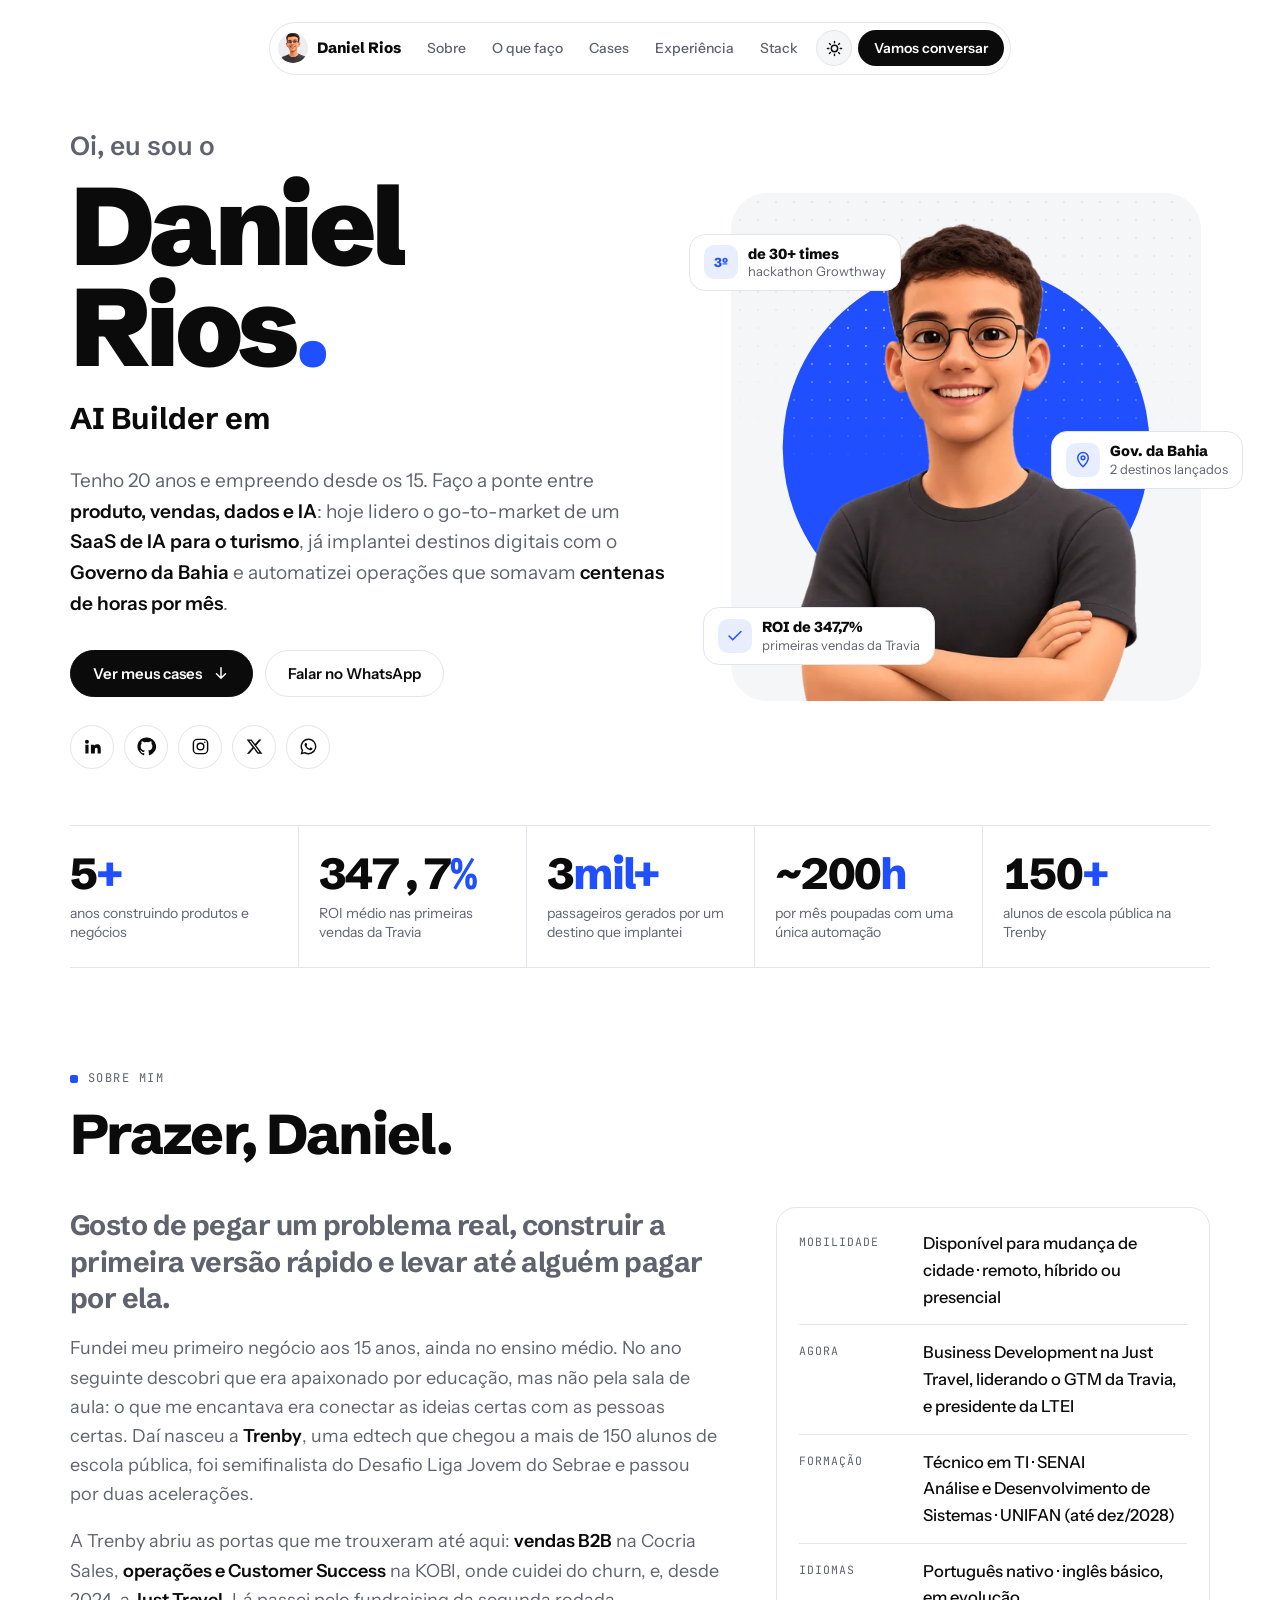
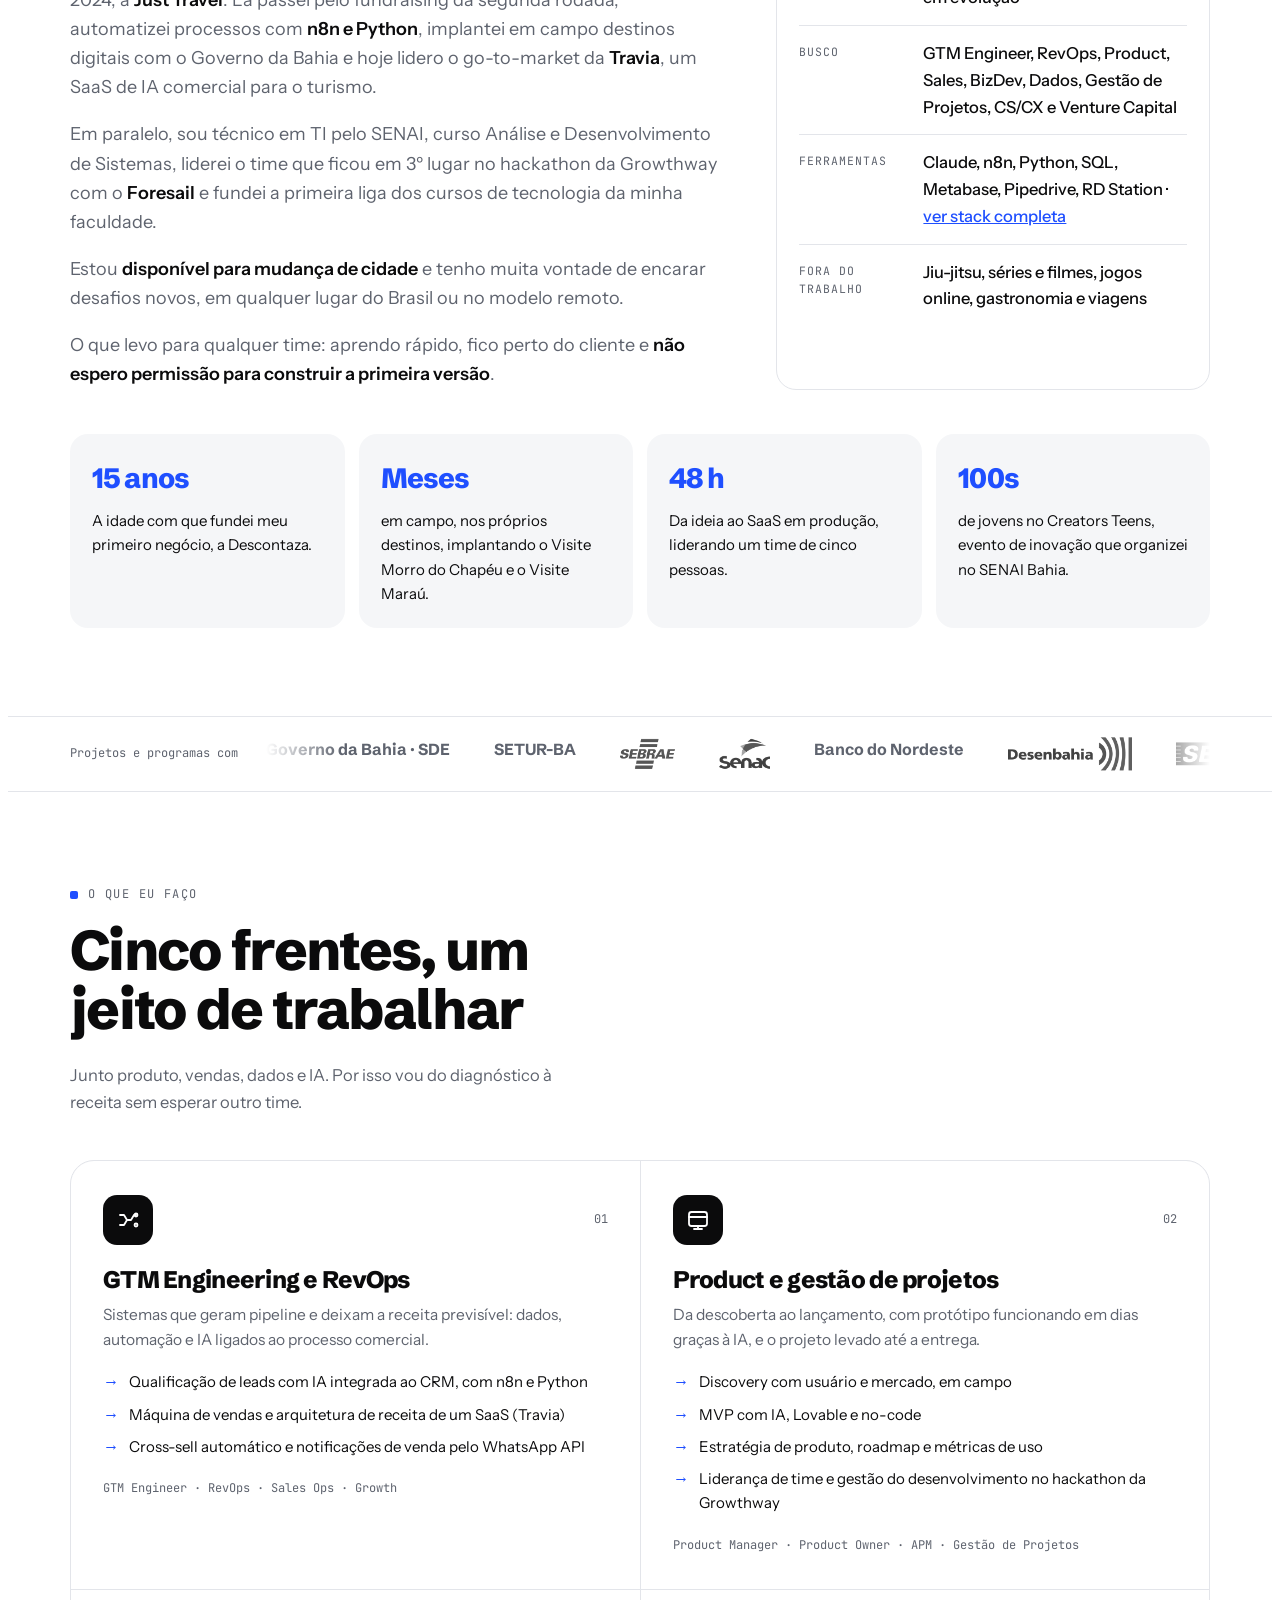
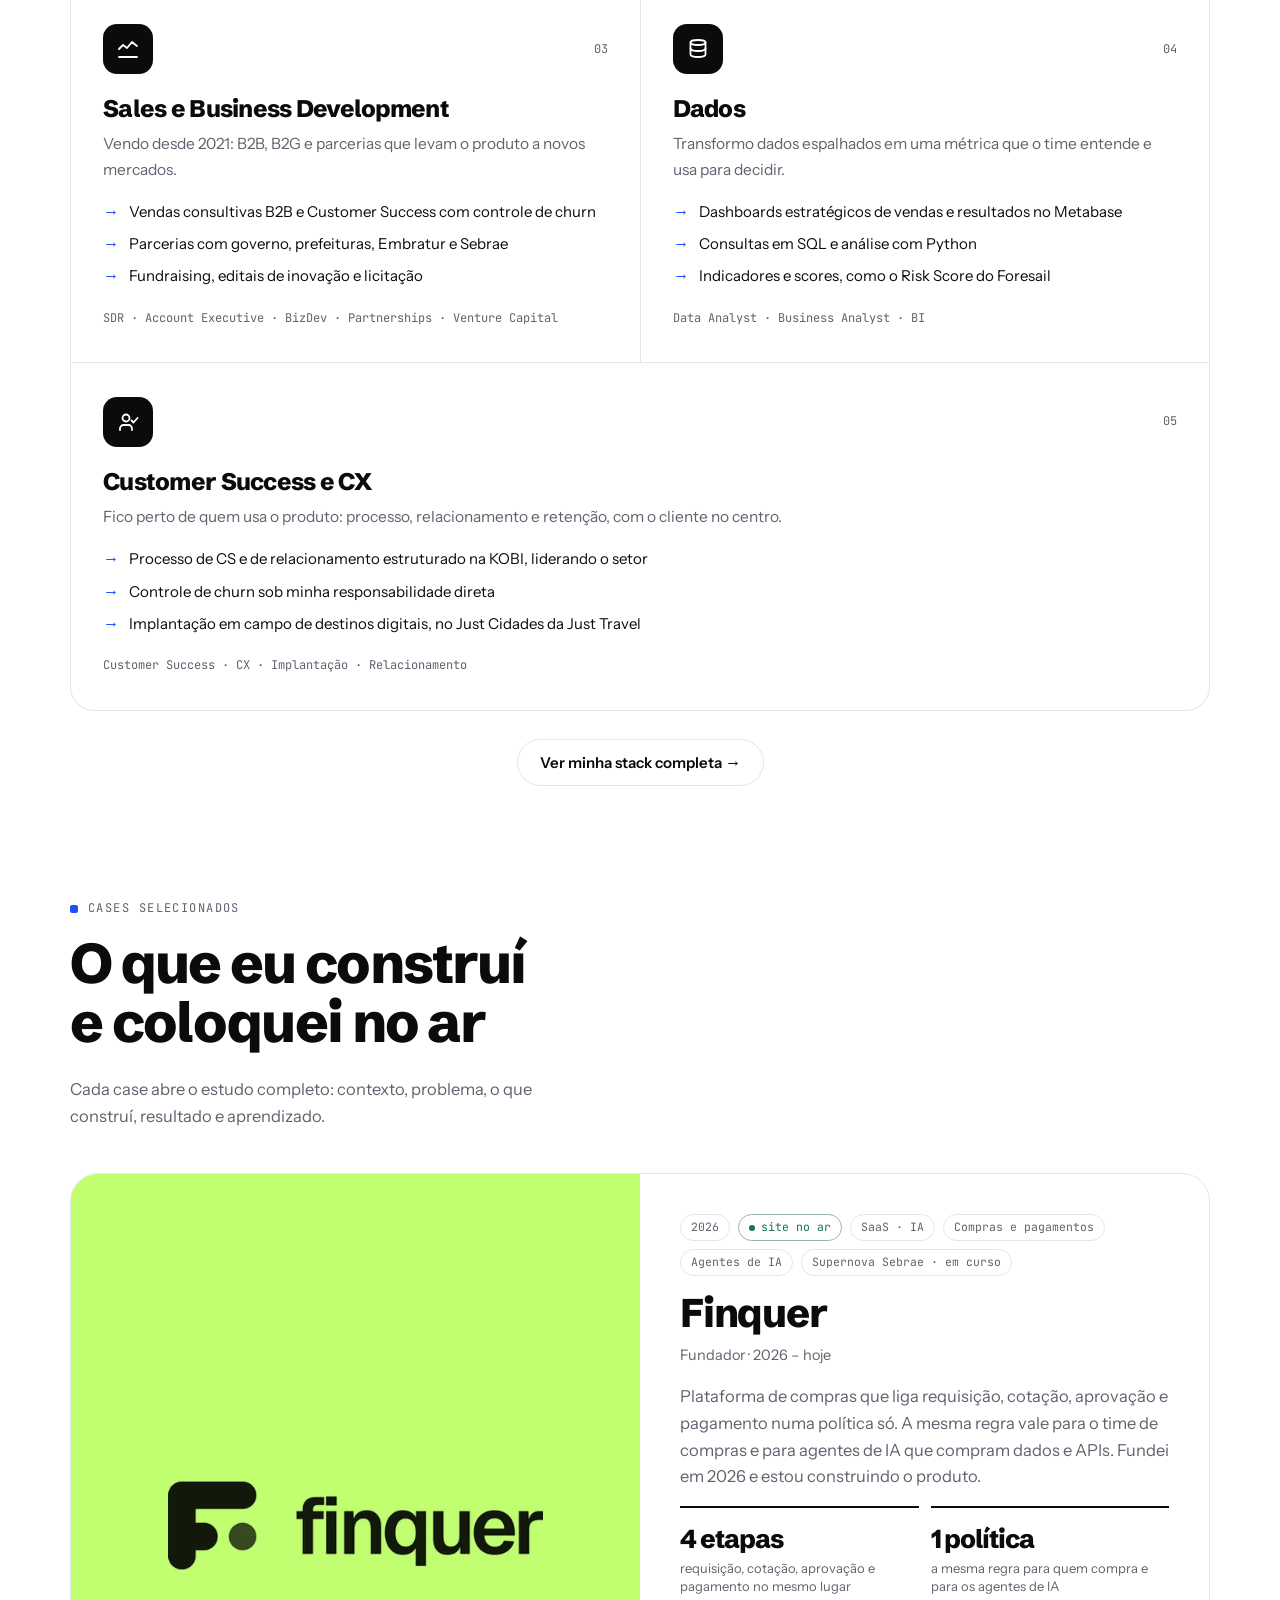
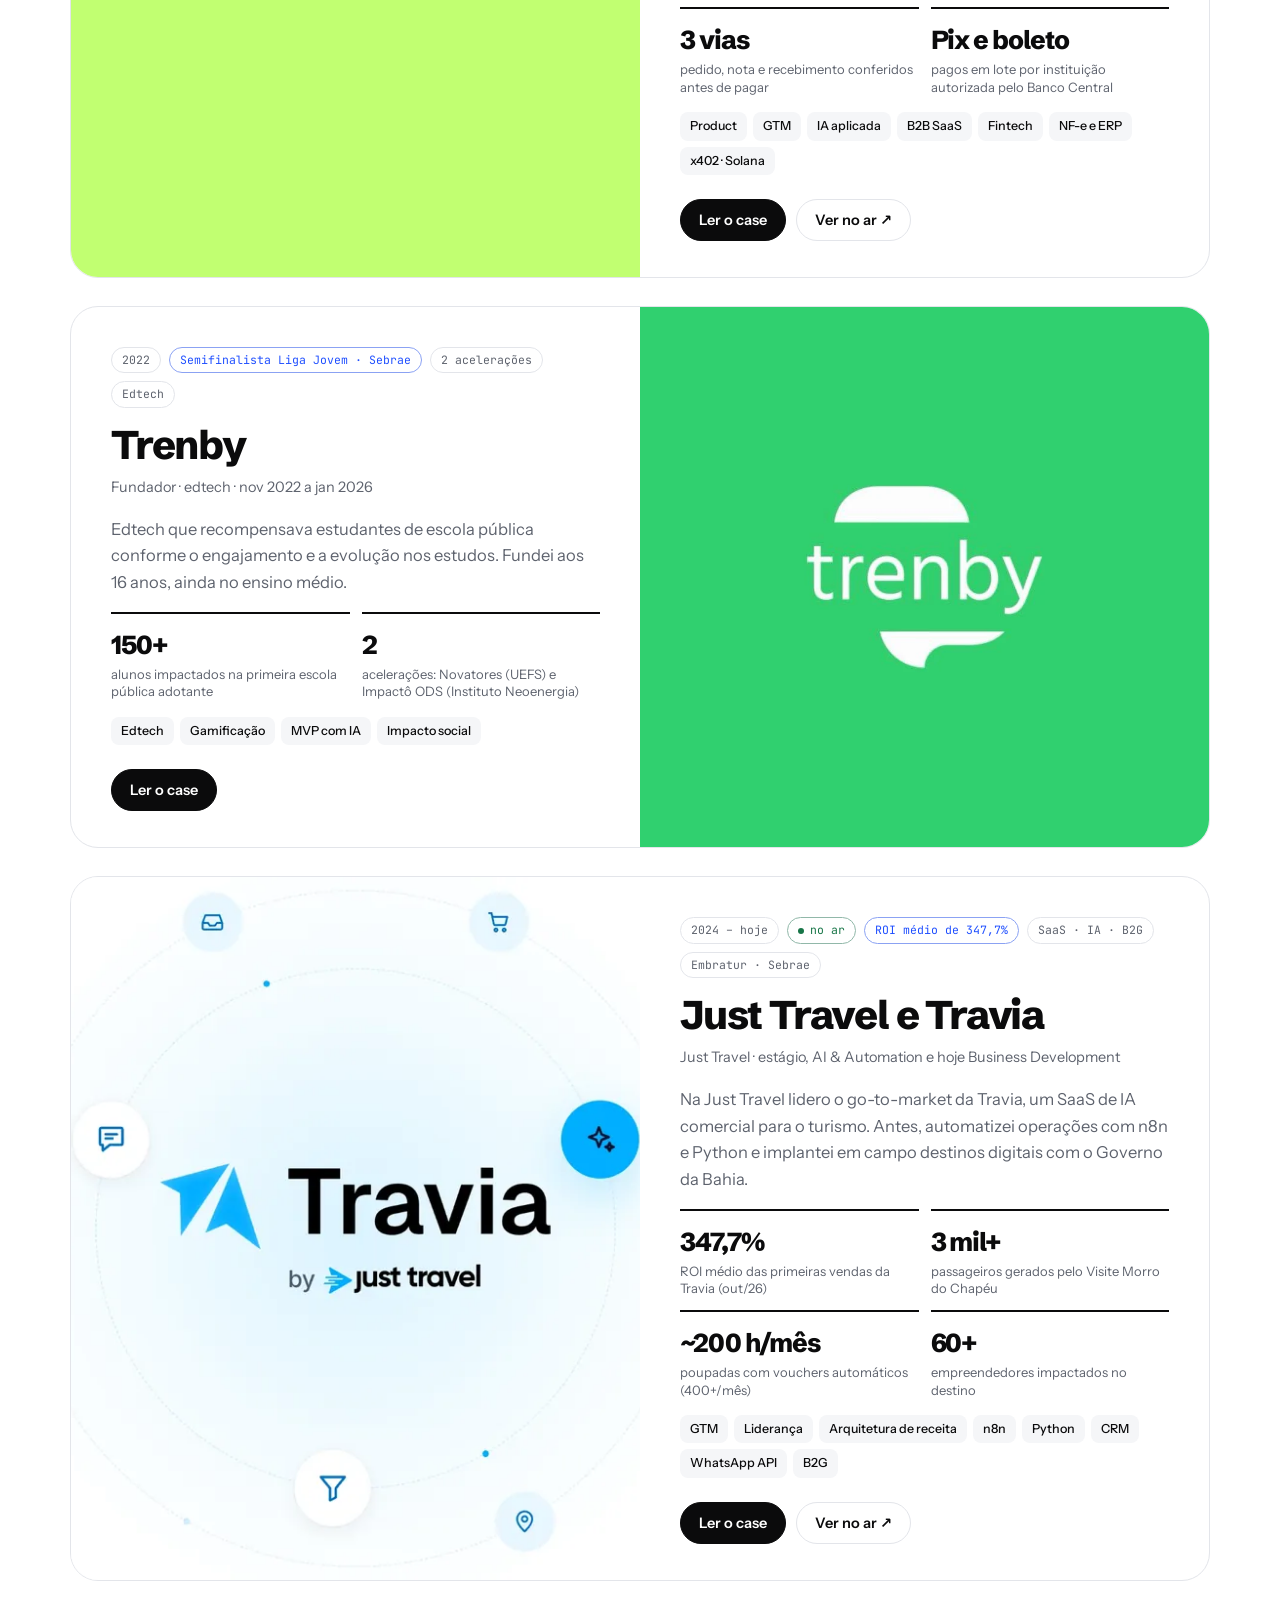
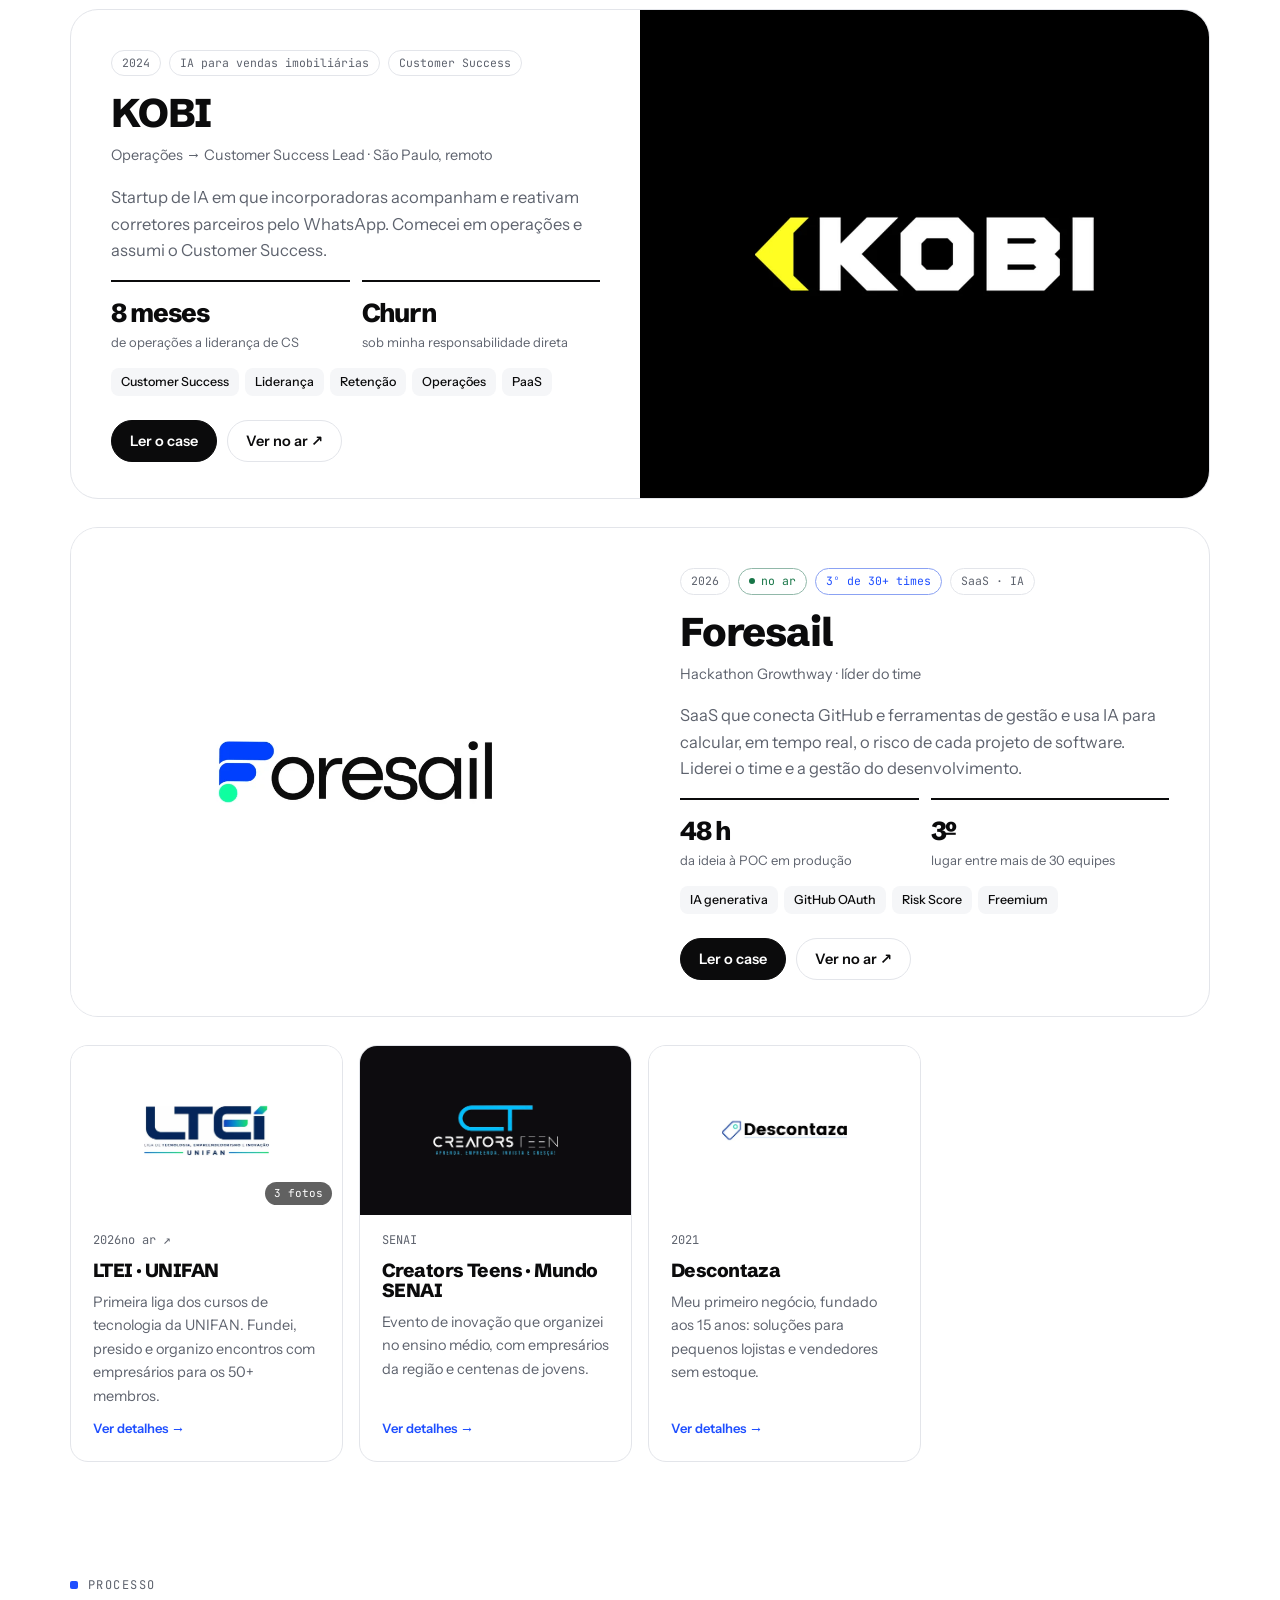
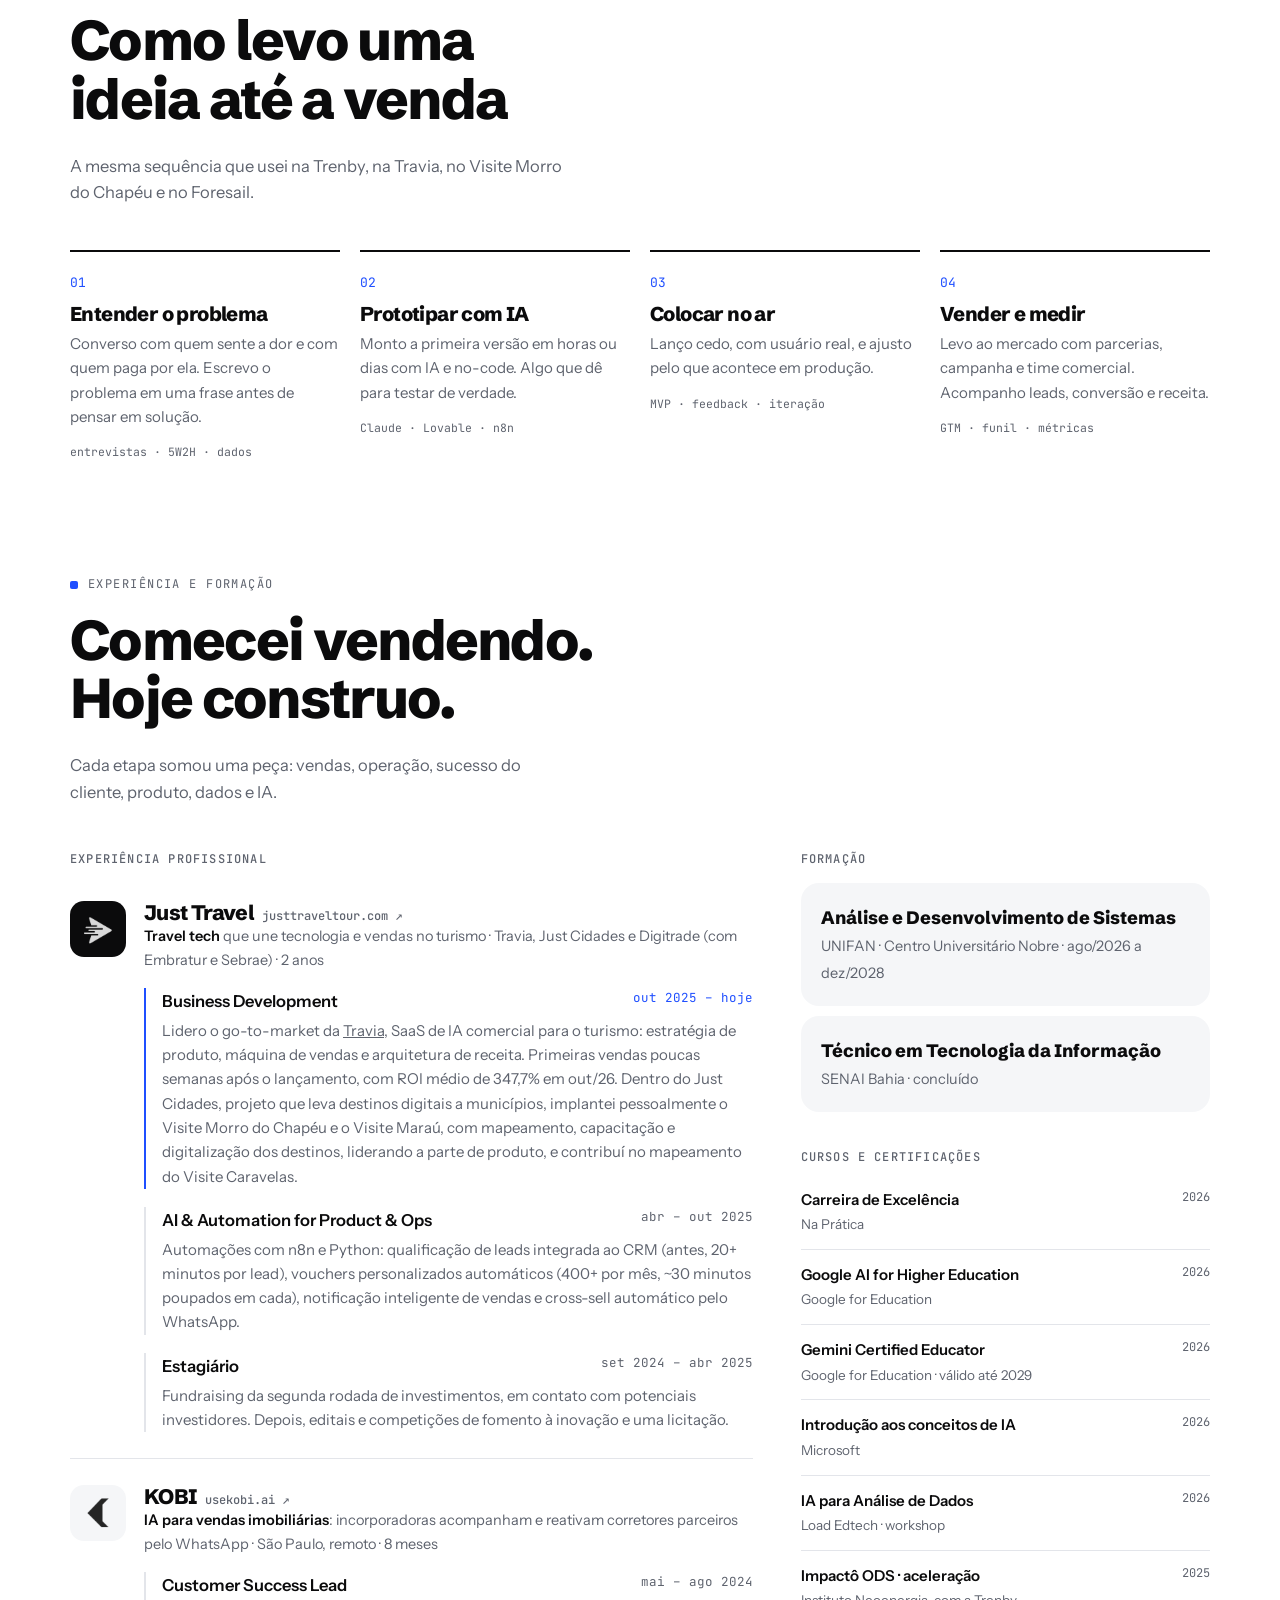
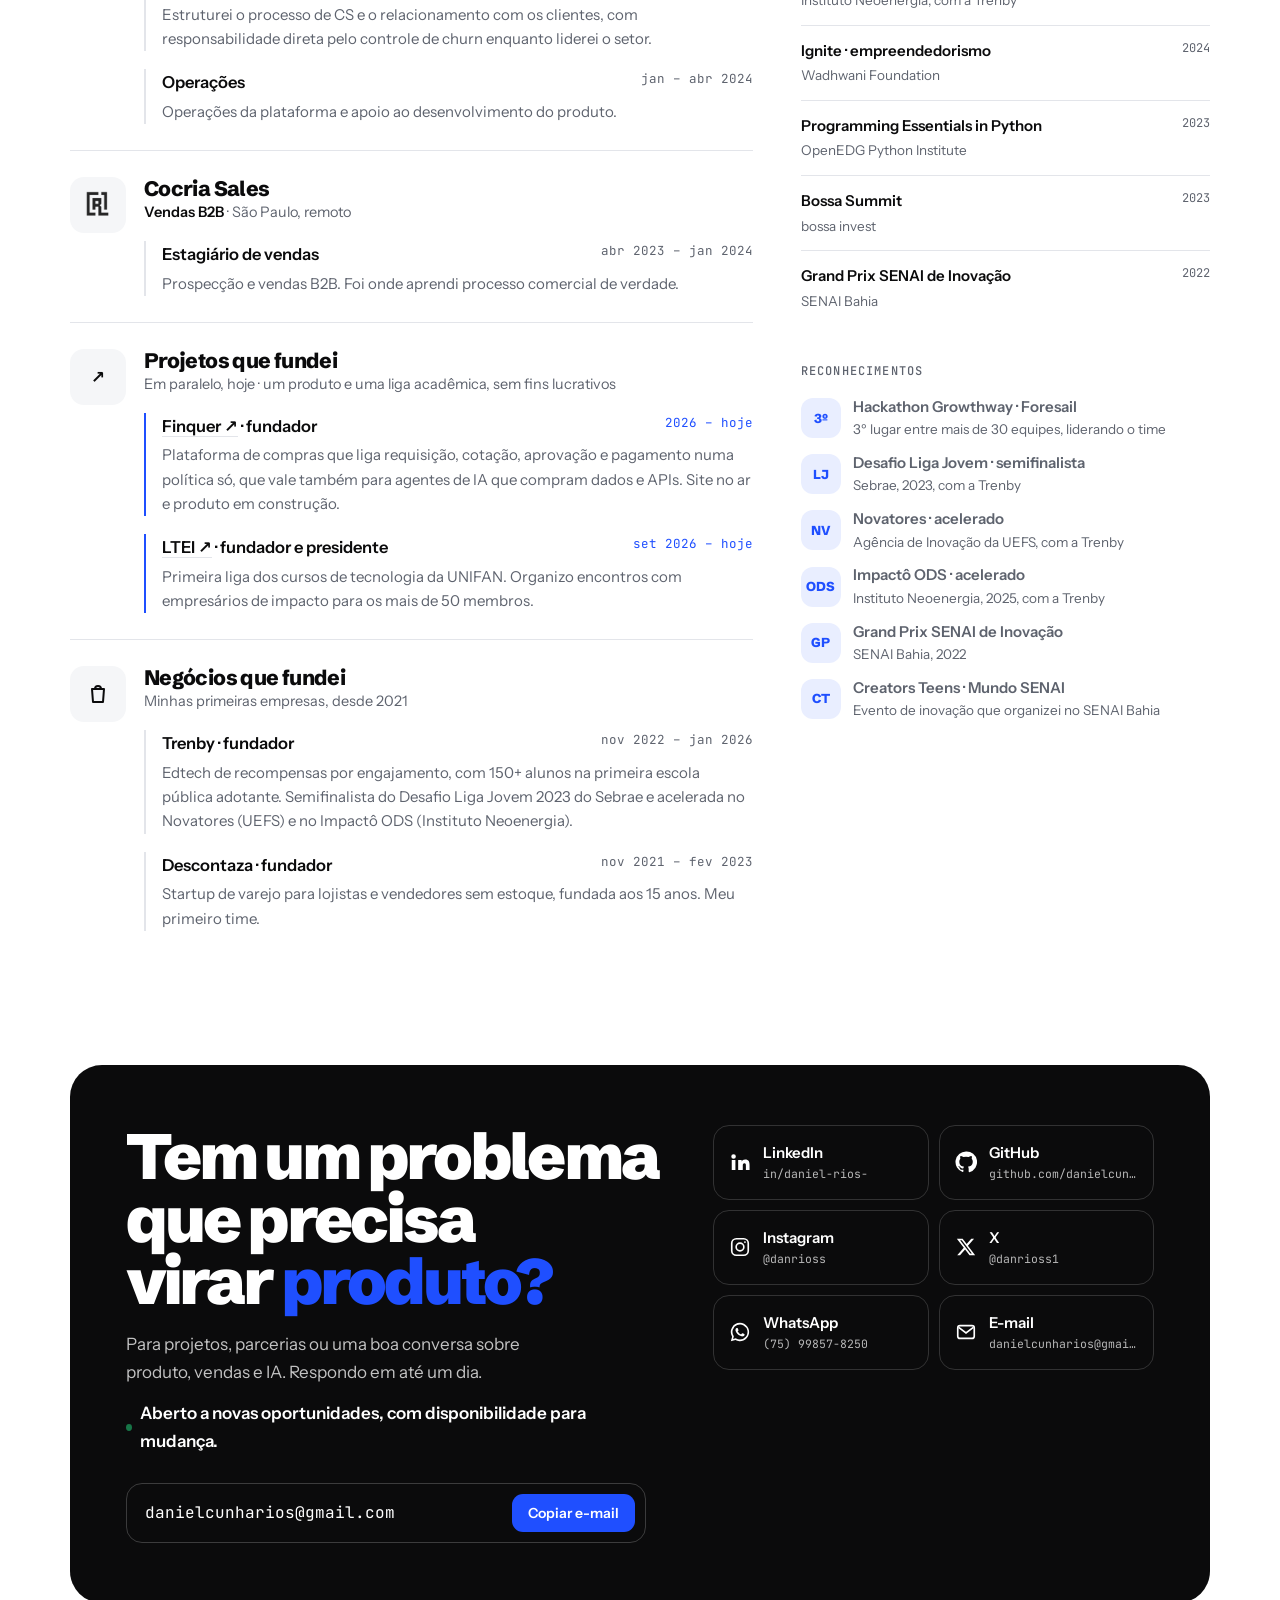
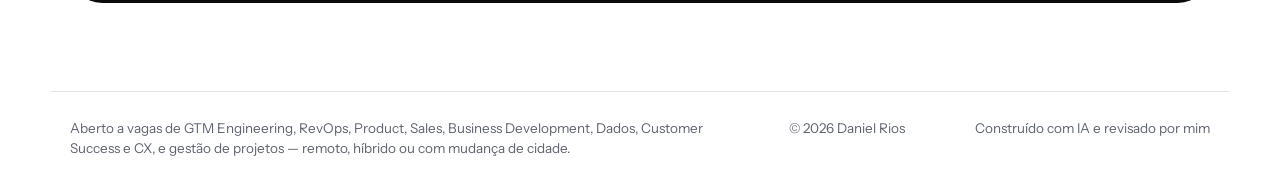
<file: index.html>
<!doctype html>
<html lang="pt-BR">
<head>
<meta charset="utf-8">
<meta name="viewport" content="width=device-width, initial-scale=1, viewport-fit=cover">
<title>Daniel Rios · AI Builder | GTM Engineer, RevOps e Product Manager</title>
<meta name="description" content="Daniel Rios, AI Builder: GTM Engineering, RevOps, Product, Sales, Dados, CS/CX e gestão de projetos. Fundador da Finquer e líder do go-to-market da Travia, na Just Travel.">
<meta name="theme-color" media="(prefers-color-scheme: light)" content="#ffffff">
<meta name="theme-color" media="(prefers-color-scheme: dark)" content="#0a0a0b">
<link rel="canonical" href="https://daniel-rios-my-portfolio.vercel.app/">
<meta property="og:type" content="website">
<meta property="og:locale" content="pt_BR">
<meta property="og:title" content="Daniel Rios · AI Builder">
<meta property="og:description" content="Construo produtos com IA, do problema à primeira venda. GTM, RevOps, Product, Sales, Dados, CS/CX e gestão de projetos.">
<meta property="og:image" content="https://daniel-rios-my-portfolio.vercel.app/assets/img/og-cover.png">
<meta property="og:image:alt" content="Daniel Rios, AI Builder em GTM, RevOps, Product, Sales e Dados">
<meta property="og:image:width" content="1200">
<meta property="og:image:height" content="630">
<meta property="og:url" content="https://daniel-rios-my-portfolio.vercel.app/">
<meta name="twitter:card" content="summary_large_image">
<meta name="twitter:site" content="@danrioss1">
<meta name="twitter:image" content="https://daniel-rios-my-portfolio.vercel.app/assets/img/og-cover.png">
<link rel="icon" type="image/png" href="assets/img/favicon.png">
<link rel="preload" href="assets/fonts/schibsted-grotesk-latin.woff2" as="font" type="font/woff2" crossorigin>
<link rel="preload" href="assets/fonts/instrument-sans-latin.woff2" as="font" type="font/woff2" crossorigin>
<link rel="preload" href="assets/fonts/jetbrains-mono-latin.woff2" as="font" type="font/woff2" crossorigin>
<link rel="preload" href="assets/img/mascote.webp" as="image" type="image/webp" fetchpriority="high">
<link rel="stylesheet" href="assets/css/styles.css">
<script type="application/ld+json">
{"@context":"https://schema.org","@graph":[{"@type":"WebSite","@id":"https://daniel-rios-my-portfolio.vercel.app/#site","url":"https://daniel-rios-my-portfolio.vercel.app/","name":"Daniel Rios · AI Builder","inLanguage":"pt-BR","publisher":{"@id":"https://daniel-rios-my-portfolio.vercel.app/#me"}},{"@type":"ProfilePage","@id":"https://daniel-rios-my-portfolio.vercel.app/#page","url":"https://daniel-rios-my-portfolio.vercel.app/","inLanguage":"pt-BR","name":"Daniel Rios · AI Builder | GTM Engineer, RevOps e Product Manager","description":"Daniel Rios, AI Builder: GTM Engineering, RevOps, Product, Sales, Dados, CS/CX e gestão de projetos. Fundador da Finquer e líder do go-to-market da Travia, na Just Travel.","isPartOf":{"@id":"https://daniel-rios-my-portfolio.vercel.app/#site"},"mainEntity":{"@id":"https://daniel-rios-my-portfolio.vercel.app/#me"},"about":{"@id":"https://daniel-rios-my-portfolio.vercel.app/#me"}},{"@type":"Person","@id":"https://daniel-rios-my-portfolio.vercel.app/#me","name":"Daniel Rios","alternateName":"Daniel da Cunha Rios","url":"https://daniel-rios-my-portfolio.vercel.app/","email":"mailto:danielcunharios@gmail.com","jobTitle":"AI Builder · Business Development e GTM","description":"AI Builder de 20 anos. Fundador da Finquer e Business Development na Just Travel, onde lidera o go-to-market da Travia. Atua em GTM Engineering, RevOps, Product, Sales, Business Development, Dados, Customer Success e gestão de projetos, com interesse em venture capital e financeiro. Disponível para mudança de cidade e para trabalho remoto.","image":"https://daniel-rios-my-portfolio.vercel.app/assets/img/og-cover.png","address":{"@type":"PostalAddress","addressCountry":"BR"},"nationality":{"@type":"Country","name":"Brasil"},"worksFor":{"@type":"Organization","name":"Just Travel","url":"https://justtraveltour.com"},"alumniOf":[{"@type":"EducationalOrganization","name":"SENAI Bahia"},{"@type":"CollegeOrUniversity","name":"UNIFAN · Centro Universitário Nobre"}],"memberOf":{"@id":"https://lteiunifan.com.br/#org"},"knowsLanguage":["Português (nativo)","Inglês (básico)"],"award":["3º lugar no hackathon da Growthway, com o Foresail","Semifinalista do Desafio Liga Jovem 2023, do Sebrae, com a Trenby"],"hasOccupation":[{"@type":"Occupation","name":"GTM Engineer","occupationalCategory":"Go-to-market e Revenue Operations"},{"@type":"Occupation","name":"Product Manager","occupationalCategory":"Produto"},{"@type":"Occupation","name":"Business Development","occupationalCategory":"Vendas e parcerias"},{"@type":"Occupation","name":"Customer Success Manager","occupationalCategory":"Customer Success e CX"},{"@type":"Occupation","name":"Gestor de Projetos","occupationalCategory":"Gestão de projetos"},{"@type":"Occupation","name":"Analista de Dados","occupationalCategory":"Dados e BI"}],"knowsAbout":["GTM Engineering","Revenue Operations","Product Management","Business Development","Sales","Customer Success","Customer Experience","Gestão de projetos","Project Management","Venture Capital","Fundraising","Editais de inovação","Licitação","Análise de dados","Business Intelligence","Automação de processos","Agentes de IA","Inteligência artificial aplicada","Engenharia de prompt","n8n","Make","Python","SQL","Metabase","Pipedrive","RD Station","Claude","WhatsApp API","Lovable","No-code","SaaS B2B","B2G","Go-to-market","Arquitetura de receita","Controle de churn","Procure-to-pay","Contas a pagar","NF-e","ERP","Pix","x402","Solana","Turismo","Edtech"],"sameAs":["https://www.linkedin.com/in/daniel-rios-/","https://github.com/danielcunharios","https://instagram.com/danrioss","https://x.com/danrioss1"]},{"@type":"Organization","@id":"https://finquer-site.vercel.app/#org","name":"Finquer","url":"https://finquer-site.vercel.app/","foundingDate":"2026","founder":{"@id":"https://daniel-rios-my-portfolio.vercel.app/#me"},"description":"Plataforma de compras que liga requisição, cotação, aprovação e pagamento numa política só, que vale também para agentes de IA que compram dados e APIs."},{"@type":"Organization","@id":"https://lteiunifan.com.br/#org","name":"LTEI","url":"https://lteiunifan.com.br/","foundingDate":"2026","founder":{"@id":"https://daniel-rios-my-portfolio.vercel.app/#me"},"description":"Primeira liga acadêmica dos cursos de tecnologia da UNIFAN, voluntária e sem fins lucrativos."}]}
</script>
</head>
<body>
<header class="navbar"><div class="wrap">
  <div class="pill">
    <a class="logo" href="#inicio"><img src="assets/img/mascote.webp" alt="" width="448" height="620" decoding="async">Daniel Rios</a>
    <nav aria-label="Seções"><a href="#sobre">Sobre</a><a href="#servicos">O que faço</a><a href="#cases">Cases</a><a href="#experiencia">Experiência</a><a href="#stack" id="navStack">Stack</a></nav>
    <button class="icon-btn" type="button" id="themeBtn" aria-label="Alternar tema claro e escuro"><svg viewBox="0 0 24 24" fill="none" stroke="currentColor" stroke-width="2" stroke-linecap="round"><circle cx="12" cy="12" r="4.5"/><path d="M12 2v2M12 20v2M4.9 4.9l1.4 1.4M17.7 17.7l1.4 1.4M2 12h2M20 12h2M4.9 19.1l1.4-1.4M17.7 6.3l1.4-1.4"/></svg></button>
    <a class="hire" href="#contato">Vamos conversar</a>
  </div>
</div></header>

<main id="inicio">
<section class="hero">
  <div class="wrap">
    <div>
      <div class="hello">Oi, eu sou o</div>
      <h1>Daniel Rios<span class="dot">.</span></h1>
      <div class="rotator"><span class="fixed">AI Builder em</span><span class="words" aria-hidden="true"><span>GTM Engineering</span><span>RevOps</span><span>Product</span><span>Sales e BizDev</span><span>Dados</span></span><span class="sr">GTM Engineering, RevOps, Product, Sales, Business Development e Dados</span></div>
      <p class="lede">Tenho 20 anos e empreendo desde os 15. Faço a ponte entre <strong>produto, vendas, dados e IA</strong>: hoje lidero o go-to-market de um <strong>SaaS de IA para o turismo</strong>, já implantei destinos digitais com o <strong>Governo da Bahia</strong> e automatizei operações que somavam <strong>centenas de horas por mês</strong>.</p>
      <div class="cta-row">
        <a class="btn primary" href="#cases">Ver meus cases <svg viewBox="0 0 24 24" fill="none" stroke="currentColor" stroke-width="2" stroke-linecap="round"><path d="M12 5v14M6 13l6 6 6-6"/></svg></a>
        <a class="btn" id="waBtn" href="#contato">Falar no WhatsApp</a>
      </div>
      <div class="social-row" id="heroSocial"></div>
    </div>
    <div class="portrait">
      <div class="stage"><img src="assets/img/mascote.webp" alt="Mascote de Daniel Rios: jovem de óculos redondos, camiseta preta e braços cruzados, sorrindo" width="448" height="620" fetchpriority="high" decoding="async"></div>
      <div class="badge b1"><span class="ic">3º</span><span><b>de 30+ times</b>hackathon Growthway</span></div>
      <div class="badge b2"><span class="ic"><svg viewBox="0 0 24 24" fill="none" stroke="currentColor" stroke-width="2" stroke-linecap="round" stroke-linejoin="round"><path d="M12 21s-7-6.5-7-12a7 7 0 0 1 14 0c0 5.5-7 12-7 12Z"/><circle cx="12" cy="9" r="2.5"/></svg></span><span><b>Gov. da Bahia</b>2 destinos lançados</span></div>
      <div class="badge b3"><span class="ic"><svg viewBox="0 0 24 24" fill="none" stroke="currentColor" stroke-width="2" stroke-linecap="round"><path d="M4 12l5 5L20 6"/></svg></span><span><b>ROI de 347,7%</b>primeiras vendas da Travia</span></div>
    </div>
  </div>
  <div class="wrap">
    <div class="stats">
      <div class="stat"><b>5<em>+</em></b><span>anos construindo produtos e negócios</span></div>
      <div class="stat"><b>347,7<em>%</em></b><span>ROI médio nas primeiras vendas da Travia</span></div>
      <div class="stat"><b>3<em>mil+</em></b><span>passageiros gerados por um destino que implantei</span></div>
      <div class="stat"><b>~200<em>h</em></b><span>por mês poupadas com uma única automação</span></div>
      <div class="stat"><b>150<em>+</em></b><span>alunos de escola pública na Trenby</span></div>
    </div>
  </div>
</section>

<section class="sec" id="sobre" style="padding-top:56px"><div class="wrap">
  <div class="sec-head"><div><span class="eyebrow">Sobre mim</span><h2>Prazer, Daniel.</h2></div></div>
  <div class="about">
    <div class="story">
      <p>Gosto de pegar um problema real, construir a primeira versão rápido e levar até alguém pagar por ela.</p>
      <p>Fundei meu primeiro negócio aos 15 anos, ainda no ensino médio. No ano seguinte descobri que era apaixonado por educação, mas não pela sala de aula: o que me encantava era conectar as ideias certas com as pessoas certas. Daí nasceu a <strong>Trenby</strong>, uma edtech que chegou a mais de 150 alunos de escola pública, foi semifinalista do Desafio Liga Jovem do Sebrae e passou por duas acelerações.</p>
      <p>A Trenby abriu as portas que me trouxeram até aqui: <strong>vendas B2B</strong> na Cocria Sales, <strong>operações e Customer Success</strong> na KOBI, onde cuidei do churn, e, desde 2024, a <strong>Just Travel</strong>. Lá passei pelo fundraising da segunda rodada, automatizei processos com <strong>n8n e Python</strong>, implantei em campo destinos digitais com o Governo da Bahia e hoje lidero o go-to-market da <strong>Travia</strong>, um SaaS de IA comercial para o turismo.</p>
      <p>Em paralelo, sou técnico em TI pelo SENAI, curso Análise e Desenvolvimento de Sistemas, liderei o time que ficou em 3º lugar no hackathon da Growthway com o <strong>Foresail</strong> e fundei a primeira liga dos cursos de tecnologia da minha faculdade.</p>
      <p>Estou <strong>disponível para mudança de cidade</strong> e tenho muita vontade de encarar desafios novos, em qualquer lugar do Brasil ou no modelo remoto.</p>
      <p>O que levo para qualquer time: aprendo rápido, fico perto do cliente e <strong>não espero permissão para construir a primeira versão</strong>.</p>
    </div>
    <aside class="facts" aria-label="Resumo rápido">
      <dl>
        <div><dt>Mobilidade</dt><dd>Disponível para mudança de cidade · remoto, híbrido ou presencial</dd></div>
        <div><dt>Agora</dt><dd>Business Development na Just Travel, liderando o GTM da Travia, e presidente da LTEI</dd></div>
        <div><dt>Formação</dt><dd>Técnico em TI · SENAI<br>Análise e Desenvolvimento de Sistemas · UNIFAN (até dez/2028)</dd></div>
        <div><dt>Idiomas</dt><dd>Português nativo · inglês básico, em evolução</dd></div>
        <div><dt>Busco</dt><dd>GTM Engineer, RevOps, Product, Sales, BizDev, Dados, Gestão de Projetos, CS/CX e Venture Capital</dd></div>
        <div><dt>Ferramentas</dt><dd>Claude, n8n, Python, SQL, Metabase, Pipedrive, RD Station · <a href="#stack" class="blue">ver stack completa</a></dd></div>
        <div><dt>Fora do trabalho</dt><dd>Jiu-jitsu, séries e filmes, jogos online, gastronomia e viagens</dd></div>
      </dl>
    </aside>
  </div>
  <div class="quirks">
    <div class="quirk"><b>15 anos</b><p>A idade com que fundei meu primeiro negócio, a Descontaza.</p></div>
    <div class="quirk"><b>Meses</b><p>em campo, nos próprios destinos, implantando o Visite Morro do Chapéu e o Visite Maraú.</p></div>
    <div class="quirk"><b>48 h</b><p>Da ideia ao SaaS em produção, liderando um time de cinco pessoas.</p></div>
    <div class="quirk"><b>100s</b><p>de jovens no Creators Teens, evento de inovação que organizei no SENAI Bahia.</p></div>
  </div>
</div></section>

<div class="partners"><div class="wrap">
  <p>Projetos e programas com</p>
  <div class="track"><ul id="marquee">
    <li>Governo da Bahia · SDE</li><li>SETUR-BA</li><li><img src="assets/img/logos/sebrae.webp" alt="Sebrae Bahia" width="194" height="120" loading="lazy" decoding="async"></li><li><img src="assets/img/logos/senac.webp" alt="Senac Bahia" width="179" height="120" loading="lazy" decoding="async"></li><li>Banco do Nordeste</li><li><img src="assets/img/logos/desenbahia.webp" alt="Desenbahia" width="439" height="120" loading="lazy" decoding="async"></li><li><img src="assets/img/logos/senai.webp" alt="SENAI Bahia" width="316" height="120" loading="lazy" decoding="async"></li><li><img src="assets/img/logos/embratur.webp" alt="Embratur" width="730" height="120" loading="lazy" decoding="async"></li><li><img src="assets/img/logos/instituto-neoenergia.webp" alt="Neoenergia · Impactô ODS" width="437" height="120" loading="lazy" decoding="async"></li><li>Wadhwani Foundation</li><li>Google for Education</li><li>Microsoft</li><li><img src="assets/img/logos/unifan.webp" alt="UNIFAN" width="390" height="120" loading="lazy" decoding="async"></li>
  </ul></div>
</div></div>

<section class="sec" id="servicos"><div class="wrap">
  <div class="sec-head">
    <div><span class="eyebrow">O que eu faço</span><h2>Cinco frentes, um jeito de trabalhar</h2></div>
    <p>Junto produto, vendas, dados e IA. Por isso vou do diagnóstico à receita sem esperar outro time.</p>
  </div>
  <div class="services">
    <article class="svc"><div class="top"><div class="ico"><svg viewBox="0 0 24 24" fill="none" stroke="currentColor" stroke-width="1.8" stroke-linecap="round" stroke-linejoin="round"><path d="M4 7h4l3 5h4l3-5h2"/><path d="M4 17h4l3-5"/><circle cx="20" cy="7" r="1.5"/><circle cx="20" cy="17" r="1.5"/></svg></div><span class="n">01</span></div>
      <h3>GTM Engineering e RevOps</h3><p>Sistemas que geram pipeline e deixam a receita previsível: dados, automação e IA ligados ao processo comercial.</p>
      <ul><li>Qualificação de leads com IA integrada ao CRM, com n8n e Python</li><li>Máquina de vendas e arquitetura de receita de um SaaS (Travia)</li><li>Cross-sell automático e notificações de venda pelo WhatsApp API</li></ul>
      <div class="roles">GTM Engineer · RevOps · Sales Ops · Growth</div></article>
    <article class="svc"><div class="top"><div class="ico"><svg viewBox="0 0 24 24" fill="none" stroke="currentColor" stroke-width="1.8" stroke-linecap="round" stroke-linejoin="round"><rect x="3" y="4" width="18" height="14" rx="2.5"/><path d="M3 9h18M8 21h8M12 18v3"/></svg></div><span class="n">02</span></div>
      <h3>Product e gestão de projetos</h3><p>Da descoberta ao lançamento, com protótipo funcionando em dias graças à IA, e o projeto levado até a entrega.</p>
      <ul><li>Discovery com usuário e mercado, em campo</li><li>MVP com IA, Lovable e no-code</li><li>Estratégia de produto, roadmap e métricas de uso</li><li>Liderança de time e gestão do desenvolvimento no hackathon da Growthway</li></ul>
      <div class="roles">Product Manager · Product Owner · APM · Gestão de Projetos</div></article>
    <article class="svc"><div class="top"><div class="ico"><svg viewBox="0 0 24 24" fill="none" stroke="currentColor" stroke-width="1.8" stroke-linecap="round" stroke-linejoin="round"><path d="M3 12l4-4 4 3 5-6 5 4"/><path d="M3 20h18"/></svg></div><span class="n">03</span></div>
      <h3>Sales e Business Development</h3><p>Vendo desde 2021: B2B, B2G e parcerias que levam o produto a novos mercados.</p>
      <ul><li>Vendas consultivas B2B e Customer Success com controle de churn</li><li>Parcerias com governo, prefeituras, Embratur e Sebrae</li><li>Fundraising, editais de inovação e licitação</li></ul>
      <div class="roles">SDR · Account Executive · BizDev · Partnerships · Venture Capital</div></article>
    <article class="svc"><div class="top"><div class="ico"><svg viewBox="0 0 24 24" fill="none" stroke="currentColor" stroke-width="1.8" stroke-linecap="round" stroke-linejoin="round"><ellipse cx="12" cy="5.5" rx="7.5" ry="2.5"/><path d="M4.5 5.5v6c0 1.4 3.4 2.5 7.5 2.5s7.5-1.1 7.5-2.5v-6"/><path d="M4.5 11.5v6c0 1.4 3.4 2.5 7.5 2.5s7.5-1.1 7.5-2.5v-6"/></svg></div><span class="n">04</span></div>
      <h3>Dados</h3><p>Transformo dados espalhados em uma métrica que o time entende e usa para decidir.</p>
      <ul><li>Dashboards estratégicos de vendas e resultados no Metabase</li><li>Consultas em SQL e análise com Python</li><li>Indicadores e scores, como o Risk Score do Foresail</li></ul>
      <div class="roles">Data Analyst · Business Analyst · BI</div></article>
    <article class="svc"><div class="top"><div class="ico"><svg viewBox="0 0 24 24" fill="none" stroke="currentColor" stroke-width="1.8" stroke-linecap="round" stroke-linejoin="round"><path d="M16 20v-1.5a3.5 3.5 0 0 0-3.5-3.5h-5A3.5 3.5 0 0 0 4 18.5V20"/><circle cx="10" cy="8" r="3.5"/><path d="m15.5 10.5 2 2 4-4.5"/></svg></div><span class="n">05</span></div>
      <h3>Customer Success e CX</h3><p>Fico perto de quem usa o produto: processo, relacionamento e retenção, com o cliente no centro.</p>
      <ul><li>Processo de CS e de relacionamento estruturado na KOBI, liderando o setor</li><li>Controle de churn sob minha responsabilidade direta</li><li>Implantação em campo de destinos digitais, no Just Cidades da Just Travel</li></ul>
      <div class="roles">Customer Success · CX · Implantação · Relacionamento</div></article>
  </div>
  <div class="stack-cta"><a class="btn" href="#stack">Ver minha stack completa →</a></div>
</div></section>

<section class="sec" id="cases" style="padding-top:20px"><div class="wrap">
  <div class="sec-head">
    <div><span class="eyebrow">Cases selecionados</span><h2>O que eu construí e coloquei no ar</h2></div>
    <p>Cada case abre o estudo completo: contexto, problema, o que construí, resultado e aprendizado.</p>
  </div>
  <div class="cases" id="cases-list"></div>
  <div class="more" id="more"></div>
</div></section>

<section class="sec" id="processo" style="padding-top:20px"><div class="wrap">
  <div class="sec-head">
    <div><span class="eyebrow">Processo</span><h2>Como levo uma ideia até a venda</h2></div>
    <p>A mesma sequência que usei na Trenby, na Travia, no Visite Morro do Chapéu e no Foresail.</p>
  </div>
  <div class="process">
    <div class="step"><h3>Entender o problema</h3><p>Converso com quem sente a dor e com quem paga por ela. Escrevo o problema em uma frase antes de pensar em solução.</p><span class="t">entrevistas · 5W2H · dados</span></div>
    <div class="step"><h3>Prototipar com IA</h3><p>Monto a primeira versão em horas ou dias com IA e no-code. Algo que dê para testar de verdade.</p><span class="t">Claude · Lovable · n8n</span></div>
    <div class="step"><h3>Colocar no ar</h3><p>Lanço cedo, com usuário real, e ajusto pelo que acontece em produção.</p><span class="t">MVP · feedback · iteração</span></div>
    <div class="step"><h3>Vender e medir</h3><p>Levo ao mercado com parcerias, campanha e time comercial. Acompanho leads, conversão e receita.</p><span class="t">GTM · funil · métricas</span></div>
  </div>
</div></section>

<section class="sec" id="experiencia" style="padding-top:20px"><div class="wrap">
  <div class="sec-head">
    <div><span class="eyebrow">Experiência e formação</span><h2>Comecei vendendo. Hoje construo.</h2></div>
    <p>Cada etapa somou uma peça: vendas, operação, sucesso do cliente, produto, dados e IA.</p>
  </div>
  <div class="exp">
    <div>
      <div class="col-title">Experiência profissional</div>
      <article class="job cur"><div class="logo-box"><img src="assets/img/logos/just-travel-icon.webp" alt="" width="96" height="96" loading="lazy" decoding="async"></div><div>
        <h3><a href="https://justtraveltour.com" target="_blank" rel="noopener">Just Travel<span class="ext">justtraveltour.com ↗</span></a></h3><div class="co"><b>Travel tech</b> que une tecnologia e vendas no turismo · Travia, Just Cidades e Digitrade (com Embratur e Sebrae) · 2 anos</div>
        <div>
          <div class="roleline now"><div class="rh"><b>Business Development</b><span class="when">out 2025 – hoje</span></div><p>Lidero o go-to-market da <a href="https://travia.me" target="_blank" rel="noopener">Travia</a>, SaaS de IA comercial para o turismo: estratégia de produto, máquina de vendas e arquitetura de receita. Primeiras vendas poucas semanas após o lançamento, com ROI médio de 347,7% em out/26. Dentro do Just Cidades, projeto que leva destinos digitais a municípios, implantei pessoalmente o Visite Morro do Chapéu e o Visite Maraú, com mapeamento, capacitação e digitalização dos destinos, liderando a parte de produto, e contribuí no mapeamento do Visite Caravelas.</p></div>
          <div class="roleline"><div class="rh"><b>AI &amp; Automation for Product &amp; Ops</b><span class="when">abr – out 2025</span></div><p>Automações com n8n e Python: qualificação de leads integrada ao CRM (antes, 20+ minutos por lead), vouchers personalizados automáticos (400+ por mês, ~30 minutos poupados em cada), notificação inteligente de vendas e cross-sell automático pelo WhatsApp.</p></div>
          <div class="roleline"><div class="rh"><b>Estagiário</b><span class="when">set 2024 – abr 2025</span></div><p>Fundraising da segunda rodada de investimentos, em contato com potenciais investidores. Depois, editais e competições de fomento à inovação e uma licitação.</p></div>
        </div>
      </div></article>
      <article class="job"><div class="logo-box"><img src="assets/img/logos/kobi-icon.webp" alt="" width="96" height="96" loading="lazy" decoding="async"></div><div>
        <h3><a href="https://www.usekobi.ai/" target="_blank" rel="noopener">KOBI<span class="ext">usekobi.ai ↗</span></a></h3><div class="co"><b>IA para vendas imobiliárias</b>: incorporadoras acompanham e reativam corretores parceiros pelo WhatsApp · São Paulo, remoto · 8 meses</div>
        <div class="roleline"><div class="rh"><b>Customer Success Lead</b><span class="when">mai – ago 2024</span></div><p>Estruturei o processo de CS e o relacionamento com os clientes, com responsabilidade direta pelo controle de churn enquanto liderei o setor.</p></div>
        <div class="roleline"><div class="rh"><b>Operações</b><span class="when">jan – abr 2024</span></div><p>Operações da plataforma e apoio ao desenvolvimento do produto.</p></div>
      </div></article>
      <article class="job"><div class="logo-box"><img src="assets/img/logos/cocria-icon.webp" alt="" width="96" height="96" loading="lazy" decoding="async"></div><div>
        <h3>Cocria Sales</h3><div class="co"><b>Vendas B2B</b> · São Paulo, remoto</div>
        <div class="roleline"><div class="rh"><b>Estagiário de vendas</b><span class="when">abr 2023 – jan 2024</span></div><p>Prospecção e vendas B2B. Foi onde aprendi processo comercial de verdade.</p></div>
      </div></article>
      <article class="job"><div class="logo-box">↗</div><div>
        <h3>Projetos que fundei</h3><div class="co">Em paralelo, hoje · um produto e uma liga acadêmica, sem fins lucrativos</div>
        <div class="roleline now"><div class="rh"><b><a href="https://finquer-site.vercel.app/" target="_blank" rel="noopener">Finquer ↗</a> · fundador</b><span class="when">2026 – hoje</span></div><p>Plataforma de compras que liga requisição, cotação, aprovação e pagamento numa política só, que vale também para agentes de IA que compram dados e APIs. Site no ar e produto em construção.</p></div>
        <div class="roleline now"><div class="rh"><b><a href="https://lteiunifan.com.br/" target="_blank" rel="noopener">LTEI ↗</a> · fundador e presidente</b><span class="when">set 2026 – hoje</span></div><p>Primeira liga dos cursos de tecnologia da UNIFAN. Organizo encontros com empresários de impacto para os mais de 50 membros.</p></div>
      </div></article>
      <article class="job"><div class="logo-box"><svg viewBox="0 0 24 24" fill="none" stroke="currentColor" stroke-width="2" stroke-linecap="round" stroke-linejoin="round"><path d="M6 7h12l-1 13H7L6 7Z"/><path d="M9 7a3 3 0 0 1 6 0"/></svg></div><div>
        <h3>Negócios que fundei</h3><div class="co">Minhas primeiras empresas, desde 2021</div>
        <div class="roleline"><div class="rh"><b>Trenby · fundador</b><span class="when">nov 2022 – jan 2026</span></div><p>Edtech de recompensas por engajamento, com 150+ alunos na primeira escola pública adotante. Semifinalista do Desafio Liga Jovem 2023 do Sebrae e acelerada no Novatores (UEFS) e no Impactô ODS (Instituto Neoenergia).</p></div>
        <div class="roleline"><div class="rh"><b>Descontaza · fundador</b><span class="when">nov 2021 – fev 2023</span></div><p>Startup de varejo para lojistas e vendedores sem estoque, fundada aos 15 anos. Meu primeiro time.</p></div>
      </div></article>
    </div>
    <div class="side">
      <div><div class="col-title" style="margin-bottom:14px">Formação</div>
        <div class="edu"><b>Análise e Desenvolvimento de Sistemas</b><span>UNIFAN · Centro Universitário Nobre · ago/2026 a dez/2028</span></div>
        <div class="edu" style="margin-top:10px"><b>Técnico em Tecnologia da Informação</b><span>SENAI Bahia · concluído</span></div></div>
      <div><div class="col-title" style="margin-bottom:8px">Cursos e certificações</div>
        <ul class="courses">
          <li><b>Carreira de Excelência</b><span>Na Prática</span><time>2026</time></li>
          <li><b>Google AI for Higher Education</b><span>Google for Education</span><time>2026</time></li>
          <li><b>Gemini Certified Educator</b><span>Google for Education · válido até 2029</span><time>2026</time></li>
          <li><b>Introdução aos conceitos de IA</b><span>Microsoft</span><time>2026</time></li>
          <li><b>IA para Análise de Dados</b><span>Load Edtech · workshop</span><time>2026</time></li>
          <li><b>Impactô ODS · aceleração</b><span>Instituto Neoenergia, com a Trenby</span><time>2025</time></li>
          <li><b>Ignite · empreendedorismo</b><span>Wadhwani Foundation</span><time>2024</time></li>
          <li><b>Programming Essentials in Python</b><span>OpenEDG Python Institute</span><time>2023</time></li>
          <li><b>Bossa Summit</b><span>bossa invest</span><time>2023</time></li>
          <li><b>Grand Prix SENAI de Inovação</b><span>SENAI Bahia</span><time>2022</time></li>
        </ul></div>
      <div><div class="col-title" style="margin-bottom:14px">Reconhecimentos</div>
        <div class="awards">
          <div class="award"><span class="ic">3º</span><span><b>Hackathon Growthway · Foresail</b><span>3º lugar entre mais de 30 equipes, liderando o time</span></span></div>
          <div class="award"><span class="ic">LJ</span><span><b>Desafio Liga Jovem · semifinalista</b><span>Sebrae, 2023, com a Trenby</span></span></div>
          <div class="award"><span class="ic">NV</span><span><b>Novatores · acelerado</b><span>Agência de Inovação da UEFS, com a Trenby</span></span></div>
          <div class="award"><span class="ic">ODS</span><span><b>Impactô ODS · acelerado</b><span>Instituto Neoenergia, 2025, com a Trenby</span></span></div>
          <div class="award"><span class="ic">GP</span><span><b>Grand Prix SENAI de Inovação</b><span>SENAI Bahia, 2022</span></span></div>
          <div class="award"><span class="ic">CT</span><span><b>Creators Teens · Mundo SENAI</b><span>Evento de inovação que organizei no SENAI Bahia</span></span></div>
        </div></div>
    </div>
  </div>
</div></section>

<section class="contact" id="contato"><div class="wrap">
  <div class="cbox">
    <div>
      <h2>Tem um problema que precisa virar <em>produto?</em></h2>
      <p>Para projetos, parcerias ou uma boa conversa sobre produto, vendas e IA. Respondo em até um dia.</p>
      <p class="open-note" style="opacity:1"><i></i>Aberto a novas oportunidades, com disponibilidade para mudança.</p>
      <div class="mailrow"><code id="emailTxt"></code><button type="button" id="copyMail">Copiar e-mail</button></div>
    </div>
    <div class="clinks" id="clinks"></div>
  </div>
</div></section>
</main>

<div id="stackPage" hidden>
  <section class="stack-hero"><div class="wrap">
    <a class="back" href="#inicio">← Voltar ao portfólio</a>
    <h1 style="margin-top:22px">Stack<span class="dot">.</span></h1>
    <p>As ferramentas que uso para construir produto, automatizar vendas e ler dados. Separei o que está no meu dia a dia do que já conheço o básico e consigo aprofundar rápido quando o time precisa.</p>
  </div></section>
  <div class="toolbar"><div class="wrap">
    <label class="search" for="toolSearch"><svg viewBox="0 0 24 24" fill="none" stroke="currentColor" stroke-width="2" stroke-linecap="round"><circle cx="11" cy="11" r="7"/><path d="m20 20-3.5-3.5"/></svg><span class="sr">Buscar ferramenta</span><input id="toolSearch" type="search" placeholder="Buscar ferramenta, ex.: n8n, CRM, dados" autocomplete="off"></label>
    <div class="chipset" id="catChips" role="group" aria-label="Filtrar por categoria"></div>
  </div></div>
  <div class="wrap">
    <section class="level" id="lvDaily">
      <div class="level-head"><div><h2>O que uso no dia a dia</h2><p>Ferramentas que abro toda semana para construir, vender e operar.</p></div><span class="count" id="cDaily"></span></div>
      <div id="gDaily"></div>
    </section>
    <section class="level" id="lvBasic">
      <div class="level-head"><div><h2>Conhecimento básico</h2><p>Já usei ou estudei. Sei onde cada uma entra no processo e aprendo o resto em pouco tempo.</p></div><span class="count" id="cBasic"></span></div>
      <div id="gBasic"></div>
    </section>
    <p class="empty" id="noTools" hidden>Nenhuma ferramenta encontrada. Tente outro nome ou limpe o filtro.</p>
    <div class="learn"><img src="assets/img/mascote.webp" alt="" width="448" height="620" loading="lazy" decoding="async"><div><h3>Sua empresa usa algo que não está aqui?</h3><p>Aprendi a maior parte dessa lista sozinho, construindo coisas reais. Se o seu time usa outra ferramenta, eu chego já estudando ela.</p><div class="cta-row" style="margin-top:18px"><a class="btn primary" href="#contato">Vamos conversar</a></div></div></div>
  </div>
</div>

<footer class="foot"><div class="wrap"><span>© 2026 Daniel Rios</span><p class="foot-areas">Aberto a vagas de GTM Engineering, RevOps, Product, Sales, Business Development, Dados, Customer Success e CX, e gestão de projetos — remoto, híbrido ou com mudança de cidade.</p><span>Construído com IA e revisado por mim</span></div></footer>

<dialog id="dlg"><div class="sheet" id="sheet"></div></dialog>
<dialog id="lb" aria-label="Foto ampliada"><figure class="lbx" style="margin:0"><button class="lbclose" type="button" aria-label="Fechar foto">✕</button><img id="lbImg" alt="" src="[data-uri]"><button class="lbbtn prev" type="button" aria-label="Foto anterior">‹</button><button class="lbbtn next" type="button" aria-label="Próxima foto">›</button><figcaption><span id="lbCap"></span><br><span class="ctr" id="lbCtr"></span></figcaption></figure></dialog>
<script src="assets/js/data.js"></script>
<script src="assets/js/main.js"></script>
</body>
</html>
</file>
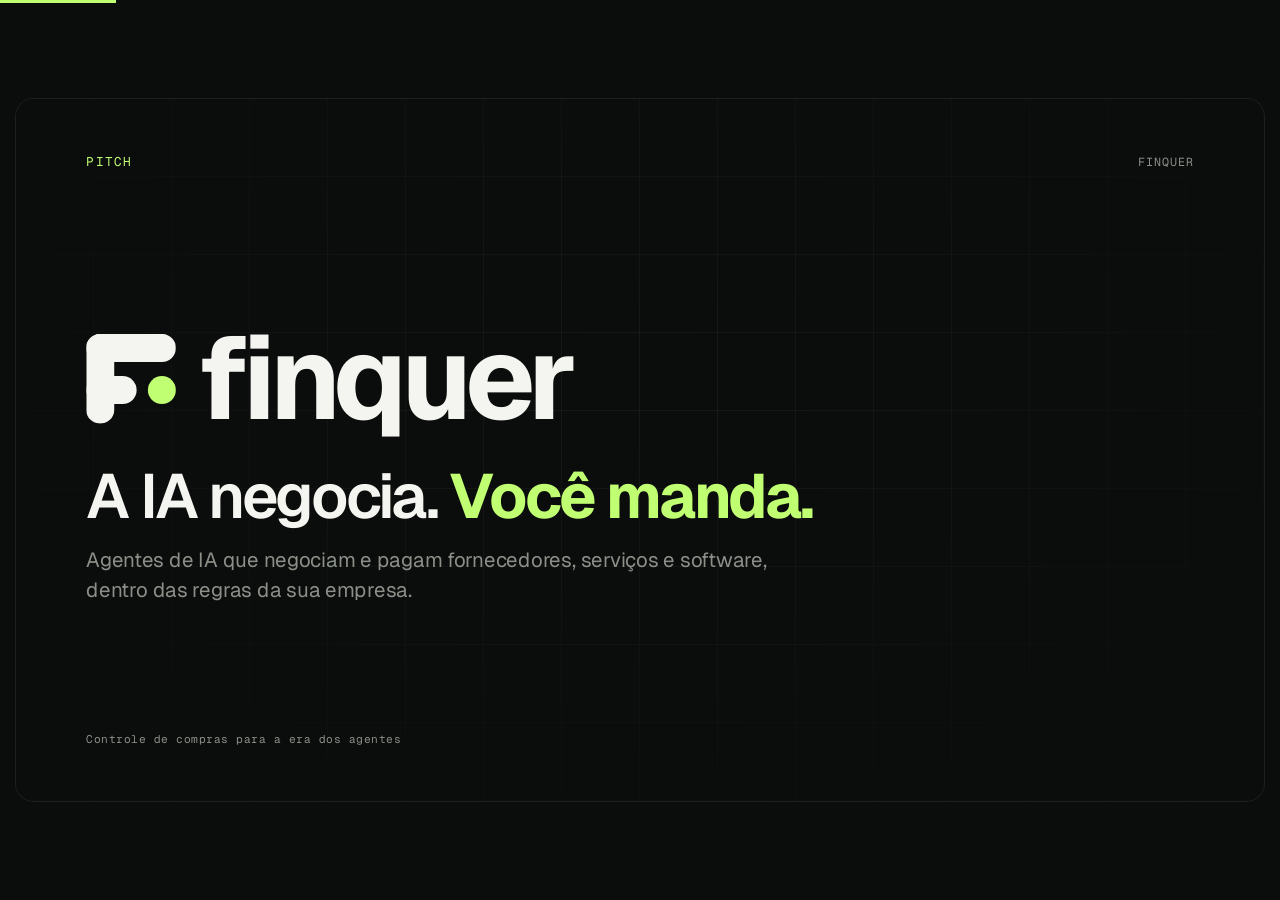
<file: finquer-deck.html>
<!doctype html><html><head><meta charset="utf-8"><meta name=viewport content="width=device-width,initial-scale=1,viewport-fit=cover"><style>:root{color-scheme:light;box-sizing:border-box;padding-top:env(safe-area-inset-top,0px);padding-bottom:env(safe-area-inset-bottom,0px)}html{scroll-padding-top:env(safe-area-inset-top,0px)}body{margin:0;padding:0;font:14px -apple-system,BlinkMacSystemFont,sans-serif;background:#fff;color:#000}img{max-width:100%}[hidden]:not([hidden=until-found i]){display:none!important}</style><title>Finquer Pitch Deck</title>
<meta name="claude:viewport-fit-sides" content="cover">
<link rel="preconnect" href="https://fonts.googleapis.com">
<link rel="preconnect" href="https://fonts.gstatic.com" crossorigin>
<link rel="stylesheet" href="https://fonts.googleapis.com/css2?family=Geist:wght@300;400;500;600;700&family=Geist+Mono:wght@400;500&display=swap">
<style>
/* Layout: one 1280×720 stage scaled to the window; brand "asfalto e sinal" : asphalt ground, graphite surfaces, lime used only for action, positive state and the dot. */
:root{
  --asphalt:#0B0D0C; --graphite:#1A1D1B; --graphite-2:#232724; --line:rgba(244,245,240,.08);
  --paper:#F4F5F0; --stone:#8A8F88; --lime:#C1FF72; --info:#6DBDFF; --pend:#EBA941; --err:#F66D67;
  --sans:"Geist","Inter",system-ui,-apple-system,"Segoe UI",sans-serif;
  --mono:"Geist Mono",ui-monospace,"SFMono-Regular",Menlo,Consolas,monospace;
  color-scheme:dark;
}
html,body{height:100%}
body{background:var(--asphalt);color:var(--paper);font-family:var(--sans);overflow:hidden;
  padding-left:max(16px,env(safe-area-inset-left,0px));padding-right:max(16px,env(safe-area-inset-right,0px));padding-block:0;box-sizing:border-box}
*{box-sizing:border-box}
.viewport{position:relative;height:100%;display:grid;place-items:center}
.stage{position:absolute;left:50%;top:50%;width:1280px;height:720px;transform-origin:center;border-radius:18px;overflow:hidden;background:var(--asphalt);
  box-shadow:0 0 0 1px var(--line)}
.slide{position:absolute;inset:0;padding:56px 72px;display:flex;flex-direction:column;visibility:hidden;
  background-image:linear-gradient(var(--line) 1px,transparent 1px),linear-gradient(90deg,var(--line) 1px,transparent 1px);background-size:80px 80px;background-position:-1px -1px}
.slide::before{content:"";position:absolute;inset:0;background:radial-gradient(ellipse at 50% 40%,rgba(11,13,12,.35),rgba(11,13,12,.92) 75%);pointer-events:none}
.slide>*{position:relative}
.slide.active{visibility:visible}
.top{display:flex;justify-content:space-between;align-items:center;margin-bottom:34px}
.eyebrow{font-family:var(--mono);font-size:13px;letter-spacing:.12em;text-transform:uppercase;color:var(--lime)}
.mark{width:22px;height:22px;display:block}
h1,h2{margin:0;font-weight:600;letter-spacing:-.04em;line-height:1.02;text-wrap:balance}
h2{font-size:52px;max-width:15ch}
.lede{font-size:21px;line-height:1.45;color:var(--stone);max-width:44ch;margin:18px 0 0}
.mono{font-family:var(--mono)}
.card{background:var(--graphite);border:1px solid var(--line);border-radius:20px}
.label{font-family:var(--mono);font-size:12px;letter-spacing:.1em;text-transform:uppercase;color:var(--stone)}
.foot{margin-top:auto;font-family:var(--mono);font-size:11.5px;letter-spacing:.06em;color:var(--stone)}
.pill{display:inline-flex;align-items:center;gap:8px;font-family:var(--mono);font-size:13px;padding:6px 12px;border-radius:999px;border:1px solid;white-space:nowrap}
.pill.ok{color:var(--lime);border-color:rgba(193,255,114,.4);background:rgba(193,255,114,.08)}
.pill.no{color:var(--err);border-color:rgba(246,109,103,.4);background:rgba(246,109,103,.08)}
.pill.wait{color:var(--pend);border-color:rgba(235,169,65,.4);background:rgba(235,169,65,.08)}
.dot{width:8px;height:8px;border-radius:50%;display:inline-block;flex:none}
.num{font-variant-numeric:tabular-nums}

/* entry motion (only on the active slide) */
.active .in{animation:rise .7s cubic-bezier(.2,.7,.2,1) both}
.active .in.d1{animation-delay:.08s}.active .in.d2{animation-delay:.16s}.active .in.d3{animation-delay:.24s}.active .in.d4{animation-delay:.32s}.active .in.d5{animation-delay:.4s}.active .in.d6{animation-delay:.48s}
@keyframes rise{from{opacity:0;transform:translateY(14px)}to{opacity:1;transform:none}}

/* 1 · cover */
.cover{justify-content:space-between}
.lockup{display:flex;align-items:flex-end;gap:22px}
.lockup svg{width:92px;height:92px}
.wordmark{font-weight:700;font-size:120px;letter-spacing:-.055em;line-height:.8}
.cover .foot{margin-top:0}
.cover h1{font-size:64px;margin-top:42px}
.cover h1 b{color:var(--lime);font-weight:700}
.cover .lede{max-width:52ch}

/* 2 · problem */
.p-grid{display:grid;grid-template-columns:1.05fr 1fr;gap:48px;align-items:center;flex:1}
.big{font-size:150px;font-weight:600;letter-spacing:-.06em;line-height:.85}
.big small{font-size:44px;letter-spacing:-.03em;color:var(--stone);font-weight:500;margin-left:10px}
.stats{display:flex;gap:36px;margin-top:30px}
.stats div{display:flex;flex-direction:column;gap:6px}
.stats strong{font-size:34px;font-weight:600;letter-spacing:-.03em}
.chaos{position:relative;height:430px}
.msg{position:absolute;padding:12px 16px 13px;max-width:290px}
.msg .label{display:flex;align-items:center;gap:7px;font-size:10.5px;margin-bottom:6px}
.msg p{margin:0;font-size:16px;line-height:1.3}

/* 3 · pains */
.pains{display:grid;grid-template-columns:repeat(3,1fr);gap:22px;flex:1;margin-top:34px}
.pain{padding:26px 26px 28px;display:flex;flex-direction:column;gap:18px}
.pain h3{margin:0;font-size:26px;font-weight:600;letter-spacing:-.03em}
.pain p{margin:0;color:var(--stone);font-size:16.5px;line-height:1.45}
.pain .pui{margin-top:auto;display:flex;flex-direction:column;gap:9px}
.row{display:flex;align-items:center;gap:10px;font-size:15px;padding:10px 12px;border-radius:12px;background:var(--graphite-2)}
.row .r{margin-left:auto;font-family:var(--mono);font-size:13px}
.bar{height:6px;border-radius:3px;background:rgba(244,245,240,.08);overflow:hidden;position:relative}
.bar i{position:absolute;inset:0 auto 0 0;width:38%;background:var(--pend);border-radius:3px;animation:slide 2.4s linear infinite}
@keyframes slide{from{left:-38%}to{left:100%}}
.q{font-size:28px;font-weight:600;letter-spacing:-.03em;color:var(--stone)}
.q span{color:var(--paper)}

/* 4 · why now */
.why{display:grid;grid-template-columns:1.25fr 1fr;gap:56px;flex:1;align-items:center}
.stat-xl{font-size:132px;font-weight:600;letter-spacing:-.06em;line-height:.9}
.stat-xl em{font-style:normal;color:var(--lime)}
.cap{font-size:22px;line-height:1.4;max-width:30ch;margin-top:16px}
.why .side{display:flex;flex-direction:column;gap:18px}
.why .side .card{padding:24px 26px}
.why .side strong{display:block;font-size:52px;font-weight:600;letter-spacing:-.05em;line-height:1}
.why .side p{margin:8px 0 0;color:var(--stone);font-size:16.5px;line-height:1.45}
.why .turn{font-size:23px;font-weight:500;letter-spacing:-.02em;line-height:1.35}
.why .turn span{color:var(--lime)}

/* 5 · solution (lime) */
.lime{background:var(--lime);color:var(--asphalt);background-image:none}
.lime::before{display:none}
.lime .eyebrow,.lime .label{color:rgba(11,13,12,.7)}
.lime h2{font-size:96px;max-width:13ch;letter-spacing:-.055em;margin-top:auto}
.lime .lede{color:rgba(11,13,12,.72);font-size:23px;max-width:46ch;margin-bottom:auto}
.lime .lk{display:flex;align-items:center;gap:12px;font-weight:700;font-size:30px;letter-spacing:-.05em}
.lime .lk svg{width:30px;height:30px}

/* 6 · how it works */
.flow{position:relative;display:grid;grid-template-columns:repeat(4,1fr);gap:20px;margin-top:auto;margin-bottom:auto}
.lane{position:absolute;left:30px;right:30px;top:31px;height:10px;border-radius:5px;background:var(--graphite-2)}
.lane .car{position:absolute;top:-4px;width:18px;height:18px;border-radius:50%;background:var(--lime);box-shadow:0 0 18px rgba(193,255,114,.55);animation:drive 4.8s cubic-bezier(.6,0,.4,1) infinite}
@keyframes drive{0%{left:0}22%{left:calc(33.3% - 9px)}30%{left:calc(33.3% - 9px)}52%{left:calc(66.6% - 9px)}60%{left:calc(66.6% - 9px)}85%,100%{left:calc(100% - 18px)}}
.step{display:flex;flex-direction:column;gap:14px}
.node{width:72px;height:72px;border-radius:20px;background:var(--graphite);border:1px solid var(--line);display:grid;place-items:center;font-family:var(--mono);font-size:15px;color:var(--stone);position:relative;z-index:1}
.node.hl{background:var(--lime);color:var(--asphalt);border:0}
.node.hl svg{width:34px;height:34px}
.step h3{margin:6px 0 0;font-size:24px;font-weight:600;letter-spacing:-.03em}
.step p{margin:0;color:var(--stone);font-size:16px;line-height:1.45;max-width:24ch}
.step .chips{display:flex;flex-wrap:wrap;gap:6px}
.step .chips span{font-family:var(--mono);font-size:11.5px;padding:4px 9px;border-radius:999px;background:var(--graphite);border:1px solid var(--line);color:var(--paper)}

/* 7 · case */
.case{display:grid;grid-template-columns:1.45fr 1fr;gap:24px;flex:1;margin-top:6px}
.offers{display:flex;flex-direction:column;gap:12px}
.offer{padding:16px 18px;display:grid;grid-template-columns:168px 1fr auto;align-items:center;gap:14px}
.offer .who b{display:block;font-size:18px;font-weight:600;letter-spacing:-.02em}
.offer .who span{font-family:var(--mono);font-size:11.5px;color:var(--stone)}
.offer .who span.bad{color:var(--err)}
.thread{display:flex;align-items:center;gap:6px;flex-wrap:nowrap}
.b{font-size:14px;padding:6px 9px;border-radius:12px;background:var(--graphite-2);border:1px solid var(--line);white-space:nowrap}
.b.ag{background:rgba(109,189,255,.1);border-color:rgba(109,189,255,.35)}
.arrow{color:var(--stone);font-size:14px}
.offer.win{border-color:rgba(193,255,114,.5);box-shadow:0 0 0 1px rgba(193,255,114,.25),0 0 28px rgba(193,255,114,.08)}
.offer.off{opacity:.55}
.approve{padding:24px 26px;display:flex;flex-direction:column;gap:14px}
.approve .head{display:flex;align-items:center;gap:10px}
.approve .head .ic{width:30px;height:30px;border-radius:9px;background:var(--lime);display:grid;place-items:center}
.approve .head .ic svg{width:17px;height:17px}
.approve h3{margin:4px 0 0;font-size:30px;font-weight:600;letter-spacing:-.035em;line-height:1.1}
.approve p{margin:0;color:var(--stone);font-size:15.5px;line-height:1.45}
.approve .save{color:var(--lime);font-size:15.5px;display:flex;align-items:center;gap:8px}
.btns{display:flex;gap:10px;margin-top:6px}
.btn{font-family:var(--sans);font-size:16px;font-weight:600;padding:11px 20px;border-radius:999px;border:1px solid rgba(244,245,240,.2);color:var(--paper);background:transparent}
.btn.go{background:var(--lime);color:var(--asphalt);border-color:var(--lime)}
.paid{margin-top:auto;padding-top:14px;border-top:1px solid var(--line);font-family:var(--mono);font-size:12.5px;color:var(--stone);line-height:1.6}
.paid b{color:var(--paper);font-family:var(--sans);font-size:18px;font-weight:600;display:block;letter-spacing:-.02em}

/* 8 · before / after */
.ba{display:grid;grid-template-columns:1fr 1fr;gap:22px;flex:1;margin-top:8px}
.col{padding:28px 30px;display:flex;flex-direction:column;gap:22px}
.col.after{border-color:rgba(193,255,114,.45)}
.col .hero{font-size:96px;font-weight:600;letter-spacing:-.06em;line-height:.9}
.col.before .hero{color:var(--pend)}
.col.after .hero{color:var(--lime)}
.kv{display:flex;flex-direction:column;gap:0}
.kv div{display:flex;justify-content:space-between;align-items:baseline;padding:13px 0;border-top:1px solid var(--line);font-size:18px}
.kv div span:first-child{color:var(--stone);font-size:15.5px}
.kv div span:last-child{font-weight:500}
.col.before .kv span:last-child{color:var(--paper);opacity:.8}

/* 9 · product */
.prod{display:grid;grid-template-columns:1.3fr 1fr;gap:34px;flex:1;align-items:start;margin-top:4px}
.dash{padding:24px 26px}
.dash .totals{display:flex;justify-content:space-between;gap:20px;margin:10px 0 22px}
.dash .totals strong{display:block;font-family:var(--mono);font-size:42px;font-weight:500;letter-spacing:-.03em;margin-top:6px}
.dash .totals .eco strong{color:var(--lime)}
.cat{display:grid;grid-template-columns:110px 1fr 128px;gap:14px;align-items:center;padding:9px 0;font-size:15.5px}
.cat .track{height:10px;border-radius:5px;background:rgba(244,245,240,.07);overflow:hidden}
.cat .track i{display:block;height:100%;border-radius:5px}
.cat .v{font-family:var(--mono);font-size:12.5px;color:var(--stone);text-align:right}
.log{margin-top:16px;border-top:1px solid var(--line);padding-top:12px;display:flex;flex-direction:column;gap:8px;font-size:14.5px}
.log div{display:flex;gap:12px;align-items:center}
.log .t{font-family:var(--mono);font-size:12px;color:var(--stone);width:42px}
.log .s{margin-left:auto;font-family:var(--mono);font-size:12px}
.diffs{display:flex;flex-direction:column;gap:0}
.diff{padding:18px 0;border-top:1px solid var(--line);display:grid;grid-template-columns:28px 1fr;gap:12px}
.diff:first-child{border-top:0;padding-top:4px}
.diff .dot{margin-top:9px;background:var(--lime)}
.diff h3{margin:0;font-size:21px;font-weight:600;letter-spacing:-.025em}
.diff p{margin:5px 0 0;color:var(--stone);font-size:15.5px;line-height:1.45}

/* 10 · close */
.close{justify-content:flex-start;align-items:flex-start}
.close h2{font-size:92px;max-width:14ch;letter-spacing:-.055em}
.close h2 span{color:var(--lime)}
.close .ask{margin-top:44px;display:flex;align-items:center;gap:22px}
.close .ask .card{padding:20px 24px;max-width:560px}
.close .ask p{margin:6px 0 0;font-size:20px;line-height:1.4}
.close .lockup{margin-top:auto}
.close .lockup svg{width:38px;height:38px}
.close .lockup .wordmark{font-size:48px}


/* v2 additions */
.tiles{display:grid;grid-template-columns:repeat(3,1fr);gap:20px;margin-top:30px}
.tile{padding:22px 24px;display:flex;flex-direction:column;gap:10px;min-width:0}
.tile strong{font-size:68px;font-weight:600;letter-spacing:-.055em;line-height:.95}
.tile p{margin:0;color:var(--stone);font-size:16px;line-height:1.45}
.tile .src{margin-top:auto;font-family:var(--mono);font-size:11px;letter-spacing:.04em;color:var(--stone);opacity:.8}
.leak{margin-top:20px;padding:18px 24px;display:grid;grid-template-columns:auto 1fr;gap:28px;align-items:center}
.leak-txt p{margin:6px 0 0;font-size:20px}
.leak-txt b{font-weight:600}
.leak-bar{display:flex;height:18px;border-radius:9px;overflow:hidden;gap:3px}
.leak-bar i{display:block;height:100%;background:rgba(244,245,240,.16)}
.leak-bar i.idle{background:repeating-linear-gradient(135deg,var(--pend) 0 6px,rgba(235,169,65,.35) 6px 12px)}
.chartcard{padding:20px 24px}
.vbars{display:flex;gap:28px;align-items:flex-end;height:190px;margin-top:14px;padding-bottom:26px;position:relative;border-bottom:1px solid var(--line)}
.vb{flex:1;display:flex;flex-direction:column;justify-content:flex-end;align-items:stretch;height:100%;position:relative}
.vb i{display:block;border-radius:10px 10px 0 0;background:rgba(244,245,240,.18)}
.vb.hl i{background:var(--lime)}
.vv{font-size:26px;font-weight:600;letter-spacing:-.03em;margin-bottom:8px}
.vb.hl .vv{color:var(--lime)}
.vx{position:absolute;bottom:-24px;left:0;font-family:var(--mono);font-size:11px;color:var(--stone);white-space:nowrap}
.mini{padding:18px 24px}
.mini p{margin:8px 0 0;font-size:20px}
.quote{margin:auto 0 0;font-size:28px;font-weight:500;letter-spacing:-.025em;line-height:1.3;max-width:40ch}
.quote span{color:var(--lime)}
.rails{display:flex;align-items:center;gap:10px;flex-wrap:wrap;margin-top:auto}
.rails .label{margin-right:6px}
.chip{font-family:var(--mono);font-size:12.5px;padding:6px 12px;border-radius:999px;background:var(--graphite);border:1px solid var(--line)}
.result{display:grid;grid-template-columns:repeat(3,1fr);gap:12px;margin-top:4px}
.result div{background:var(--graphite);border:1px solid var(--line);border-radius:14px;padding:12px 16px;display:flex;flex-direction:column;gap:4px}
.result b{font-size:20px;font-weight:600;letter-spacing:-.02em}
.tl{position:relative;display:grid;grid-template-columns:repeat(5,1fr);gap:14px;margin-top:30px}
.tl-line{position:absolute;left:0;right:0;top:40px;height:4px;border-radius:2px;background:var(--graphite-2)}
.tl-i{display:flex;flex-direction:column;gap:6px;position:relative;padding-top:0}
.tl-i::before{content:"";width:14px;height:14px;border-radius:50%;background:var(--paper);margin:14px 0 10px;order:1;box-shadow:0 0 0 5px var(--asphalt)}
.tl-d{font-family:var(--mono);font-size:11.5px;color:var(--lime);order:0;letter-spacing:.06em}
.tl-i b{order:2;font-size:18px;font-weight:600;letter-spacing:-.02em}
.tl-i span:last-child{order:3;font-size:13.5px;color:var(--stone)}
.pos{display:grid;grid-template-columns:1fr 1.15fr 1fr;gap:16px;margin-top:30px;align-items:stretch}
.pos-c{padding:20px 22px;display:flex;flex-direction:column;gap:8px}
.pos-c b{font-size:22px;font-weight:600;letter-spacing:-.025em}
.pos-c p{margin:0;color:var(--stone);font-size:15.5px;line-height:1.45}
.pos-c.me{background:var(--lime);border-color:var(--lime);color:var(--asphalt)}
.pos-c.me p{color:rgba(11,13,12,.75)}
.start{display:grid;grid-template-columns:1fr 1fr;gap:22px;margin-top:4px}
.start .col{padding:24px 26px;gap:16px}
.share{display:flex;align-items:flex-end;gap:18px}
.share strong{font-size:84px;font-weight:600;letter-spacing:-.06em;line-height:.85;color:var(--lime)}
.share p{margin:0 0 6px;color:var(--stone);font-size:15.5px;line-height:1.4;max-width:24ch}
.share-bar{height:12px;border-radius:6px;background:rgba(244,245,240,.08);overflow:hidden}
.share-bar i{display:block;height:100%;background:var(--lime);border-radius:6px}
.kv-big div{font-size:17px;gap:16px}
.kv-big div span:first-child{max-width:30ch}
.kv-big div span:last-child{font-weight:600;white-space:nowrap}
.note{margin:18px 0 0;font-size:19px;color:var(--stone);line-height:1.4}
.note span{color:var(--paper)}


/* v3 */
.crit{font-family:var(--mono);font-size:11.5px;letter-spacing:.08em;text-transform:uppercase;color:var(--stone);border:1px solid var(--line);border-radius:999px;padding:5px 11px}
.lime .crit{color:rgba(11,13,12,.7);border-color:rgba(11,13,12,.2)}
.prob{display:grid;grid-template-columns:1.1fr 1fr;gap:20px;margin-top:28px;flex:1}
.heard{padding:24px 26px;display:flex;flex-direction:column;gap:18px}
.pain2 b{font-size:28px;font-weight:600;letter-spacing:-.03em}
.pain2 p{margin:6px 0 0;color:var(--stone);font-size:17px;line-height:1.4}
.heard .src,.ms .src{margin-top:auto;font-family:var(--mono);font-size:11px;color:var(--stone)}
.mstats{display:flex;flex-direction:column;gap:12px}
.ms{padding:14px 20px;display:grid;grid-template-columns:140px 1fr;grid-template-rows:auto auto;column-gap:16px;align-items:center}
.ms strong{grid-row:1/3;font-size:44px;font-weight:600;letter-spacing:-.05em}
.ms p{margin:0;font-size:16px;line-height:1.35}
.ms .src{margin-top:4px}
.mini.warn{border-color:rgba(246,109,103,.35)}
.vp{display:grid;grid-template-columns:repeat(3,1fr);gap:26px;margin-top:36px;margin-bottom:6px;border-top:1px solid rgba(11,13,12,.18);padding-top:22px}
.vp b{font-size:22px;font-weight:700;letter-spacing:-.025em}
.vp p{margin:6px 0 0;font-size:16px;line-height:1.4;color:rgba(11,13,12,.72)}
.proto{display:grid;grid-template-columns:1.35fr 1fr;gap:26px;flex:1;align-items:start}
.proto .offers{gap:10px}
.proto .offer{padding:12px 16px;grid-template-columns:150px 1fr auto}
.approve-mini{display:flex;align-items:center;gap:14px;padding:12px 16px;border-color:rgba(193,255,114,.4)}
.approve-mini .ic{width:30px;height:30px;border-radius:9px;background:var(--lime);display:grid;place-items:center;flex:none}
.approve-mini .ic svg{width:17px;height:17px}
.approve-mini b{display:block;font-size:16px;font-weight:600}
.approve-mini span{font-size:14px;color:var(--stone)}
.approve-mini .pill{margin-left:auto}
.road{display:flex;flex-direction:column;gap:6px}
.st{display:grid;grid-template-columns:26px 1fr;gap:14px;padding:16px 0 18px;position:relative}
.st i{width:16px;height:16px;border-radius:50%;border:2px solid var(--stone);margin-top:5px;background:var(--asphalt);position:relative;z-index:1}
.st.done i{background:var(--lime);border-color:var(--lime)}
.st:not(:last-child)::after{content:"";position:absolute;left:7px;top:28px;bottom:-8px;width:2px;background:var(--graphite-2)}
.st b{font-size:20px;font-weight:600;letter-spacing:-.02em}
.st p{margin:5px 0 0;color:var(--stone);font-size:15.5px;line-height:1.45}
.biz{display:grid;grid-template-columns:1fr 1.15fr;gap:22px;flex:1;min-height:0;margin-bottom:16px}
.biz .col{padding:20px 24px;gap:14px}
.fee{display:flex;align-items:center;gap:20px}
.fee strong{font-size:90px;font-weight:600;letter-spacing:-.06em;line-height:.85;color:var(--lime)}
.fee p{margin:0;font-size:18px;line-height:1.4;max-width:20ch}
.calc{background:var(--graphite-2);border-radius:14px;padding:14px 16px}
.flow2{display:flex;align-items:center;gap:12px;font-size:24px;margin-top:6px}
.flow2 b{font-weight:600}
.calc p{margin:6px 0 0;color:var(--stone);font-size:14.5px}
.steps3{display:grid;grid-template-columns:repeat(3,1fr);gap:12px}
.steps3 div{background:var(--graphite-2);border-radius:14px;padding:14px 14px 16px}
.tag3{font-family:var(--mono);font-size:10.5px;letter-spacing:.1em;text-transform:uppercase;color:var(--lime)}
.steps3 b{display:block;font-size:20px;font-weight:600;letter-spacing:-.02em;margin-top:6px}
.steps3 p{margin:6px 0 0;color:var(--stone);font-size:14px;line-height:1.4}
.tam{margin-top:auto;display:flex;flex-direction:column;gap:4px;border-top:1px solid var(--line);padding-top:14px}
.tam b{font-size:40px;font-weight:600;letter-spacing:-.05em;line-height:1}
.tam span:last-child{color:var(--stone);font-size:15px}
.impact{display:grid;grid-template-columns:repeat(3,1fr);gap:18px;width:100%;margin-top:6px}
.impact div{background:var(--graphite);border:1px solid var(--line);border-radius:18px;padding:20px 22px}
.impact b{font-size:22px;font-weight:600;letter-spacing:-.025em}
.impact p{margin:6px 0 0;color:var(--stone);font-size:15.5px;line-height:1.45}


/* v4 */
.lime .foot{color:rgba(11,13,12,.65)}
.p2{display:grid;grid-template-columns:1fr 1fr;gap:40px;margin-top:24px;flex:1;align-items:center}
.p2 .src{font-family:var(--mono);font-size:11px;color:var(--stone);display:block;margin-top:14px}
.p2 .heard{gap:16px}
.scope{display:flex;gap:8px;flex-wrap:wrap}
.app{background:var(--graphite);border:1px solid var(--line);border-radius:16px;overflow:hidden;color:var(--paper);display:flex;flex-direction:column;box-shadow:0 30px 60px rgba(0,0,0,.35)}
.lime .app{border-color:rgba(11,13,12,.5)}
.lime .app .label{color:var(--stone)}
.bar-t{display:flex;align-items:center;gap:6px;padding:10px 14px;border-bottom:1px solid var(--line);font-family:var(--mono);font-size:11px;color:var(--stone)}
.bar-t i{width:9px;height:9px;border-radius:50%;background:rgba(244,245,240,.15)}
.bar-t span{margin-left:10px}
.ab{display:grid;grid-template-columns:132px 1fr;flex:1}
.side-n{border-right:1px solid var(--line);padding:14px 10px;display:flex;flex-direction:column;gap:4px;font-size:13px;color:var(--stone)}
.side-n div{padding:8px 10px;border-radius:9px}
.side-n .on{background:var(--graphite-2);color:var(--paper)}
.side-n .lg{display:flex;align-items:center;gap:7px;font-weight:700;color:var(--paper);letter-spacing:-.04em;font-size:16px;margin-bottom:10px;padding:0 10px}
.side-n .lg svg{width:16px;height:16px}
.main{padding:16px 18px;display:flex;flex-direction:column;gap:12px;min-width:0}
.main h4{margin:0;font-size:17px;font-weight:600;letter-spacing:-.02em;display:flex;justify-content:space-between;align-items:center}
.kpis{display:grid;grid-template-columns:repeat(3,1fr);gap:10px}
.kpi{background:var(--graphite-2);border-radius:12px;padding:10px 12px}
.kpi .label{font-size:10px}
.kpi strong{display:block;font-family:var(--mono);font-size:21px;font-weight:500;letter-spacing:-.03em;margin-top:5px}
.kpi.g strong{color:var(--lime)}
.app .cat{grid-template-columns:96px 1fr 84px;font-size:13px;padding:5px 0}
.feed{display:flex;flex-direction:column;gap:7px}
.fr{display:flex;align-items:center;gap:10px;font-size:13.5px;padding:8px 10px;border-radius:10px;background:var(--graphite-2)}
.fr .pill{margin-left:auto;font-size:11.5px;padding:4px 9px}
.sol{display:grid;grid-template-columns:.72fr 1.28fr;gap:36px;flex:1;align-items:center}
.vp2{display:flex;flex-direction:column;gap:12px;margin-top:22px}
.vp2 div{border-top:1px solid rgba(11,13,12,.18);padding-top:10px}
.vp2 b{font-size:17px;font-weight:700;letter-spacing:-.02em}
.vp2 p{margin:3px 0 0;font-size:14px;line-height:1.35;color:rgba(11,13,12,.72)}
.two{display:grid;grid-template-columns:1.5fr 1fr;gap:34px;flex:1;align-items:center;margin-top:14px}
.rule{display:flex;align-items:center;gap:12px;padding:10px 12px;border-radius:12px;background:var(--graphite-2);font-size:14.5px}
.rule .v{margin-left:auto;font-family:var(--mono);font-size:13px}
.rule.col2{flex-direction:column;align-items:stretch;gap:8px}
.rule .hd{display:flex;justify-content:space-between}
.sw{width:34px;height:20px;border-radius:10px;background:var(--lime);position:relative;margin-left:auto;flex:none}
.sw::after{content:"";position:absolute;top:3px;right:3px;width:14px;height:14px;border-radius:50%;background:var(--asphalt)}
.phone{width:250px;height:430px;border-radius:38px;border:8px solid #2a2e2b;background:var(--asphalt);padding:20px 14px;display:flex;flex-direction:column;gap:12px;margin:0 auto;box-shadow:0 30px 60px rgba(0,0,0,.35)}
.phone .clock{text-align:center;font-family:var(--mono);font-size:12px;color:var(--stone)}
.push{background:var(--graphite);border:1px solid rgba(193,255,114,.35);border-radius:18px;padding:14px;display:flex;flex-direction:column;gap:8px}
.push b{font-size:17px;line-height:1.2;letter-spacing:-.02em}
.push p{margin:0;font-size:13px;color:var(--stone);line-height:1.4}
.push .sv{color:var(--lime);font-size:13px}
.push .btns{margin-top:4px}
.push .btn{font-size:14px;padding:9px 14px;flex:1;text-align:center}
.app .offer{background:var(--graphite-2);padding:12px 14px}
.stk{display:flex;flex-direction:column;gap:14px}
.stk .card{padding:18px 20px}
.nums{display:flex;gap:26px;margin-top:10px}
.nums div{display:flex;flex-direction:column}
.nums small{font-family:var(--mono);font-size:11px;color:var(--stone)}
.nums strong{font-size:38px;font-weight:600;letter-spacing:-.05em;line-height:1.05}
.nums span{font-size:13px;color:var(--stone)}
.mk{display:grid;grid-template-columns:1fr 1.1fr;gap:22px;flex:1;margin-top:6px}
.mk-big{padding:30px;display:flex;flex-direction:column;justify-content:center;gap:14px}
.mk-big b{font-size:100px;letter-spacing:-.06em;font-weight:600;line-height:.9;color:var(--lime)}
.mk-big p{margin:0;font-size:20px;line-height:1.4;max-width:24ch}
.mk-steps{display:flex;flex-direction:column;gap:14px}
.mk-steps .card{flex:1;padding:18px 24px;display:grid;grid-template-columns:130px 1fr;align-items:center;gap:16px}
.mk-steps b{font-size:28px;font-weight:600;letter-spacing:-.03em;display:block;margin-top:4px}
.mk-steps p{margin:0;color:var(--stone);font-size:16px;line-height:1.4}
.bmc{display:grid;grid-template-columns:repeat(10,1fr);grid-template-rows:1fr 1fr auto;gap:10px;flex:1;margin-top:2px;min-height:0}
.bk{background:var(--graphite);border:1px solid var(--line);border-radius:14px;padding:12px 14px;display:flex;flex-direction:column;gap:6px;min-height:0}
.bk .label{font-size:10.5px;color:var(--lime)}
.bk p{margin:0;font-size:13.5px;line-height:1.35}
.bk.v{background:var(--lime);border-color:var(--lime);color:var(--asphalt)}
.bk.v .label{color:rgba(11,13,12,.7)}
.bk.v p{font-size:19px;font-weight:600;letter-spacing:-.02em;line-height:1.25}
.bk.rv{flex-direction:row;align-items:center;gap:18px}
.bk.rv strong{font-size:56px;font-weight:600;letter-spacing:-.06em;line-height:.9;color:var(--lime)}
.pa{grid-column:1/3;grid-row:1/3}.at{grid-column:3/5;grid-row:1}.re{grid-column:3/5;grid-row:2}
.va{grid-column:5/7;grid-row:1/3}.rl{grid-column:7/9;grid-row:1}.ca{grid-column:7/9;grid-row:2}
.se{grid-column:9/11;grid-row:1/3}.co{grid-column:1/6;grid-row:3}.rv{grid-column:6/11;grid-row:3}


/* v5 */
.tam3{display:grid;grid-template-columns:.85fr 1.3fr;gap:34px;flex:1;align-items:center}
.rings svg{width:100%;max-height:470px;display:block}
.tl3{display:flex;flex-direction:column;gap:12px}
.r3{padding:16px 22px;display:grid;grid-template-columns:62px 1fr;gap:14px;align-items:center}
.r3.som{grid-template-columns:62px 1fr 150px;border-color:rgba(193,255,114,.45)}
.r3 .sg{font-family:var(--mono);font-size:22px;color:var(--lime)}
.r3 strong{font-size:40px;letter-spacing:-.05em;font-weight:600;line-height:1}
.r3 p{margin:5px 0 0;color:var(--stone);font-size:14.5px;line-height:1.4}
.proj{display:flex;gap:10px;align-items:flex-end;height:78px}
.proj div{flex:1;display:flex;flex-direction:column;justify-content:flex-end;align-items:center;gap:4px;height:100%;font-family:var(--mono);font-size:10.5px;color:var(--stone);text-align:center}
.proj i{display:block;width:100%;background:var(--lime);border-radius:5px 5px 0 0}
.rev{display:grid;grid-template-columns:.85fr 1.15fr;gap:24px;flex:1;margin-top:4px}
.rev-big{background:var(--lime);color:var(--asphalt);border-radius:24px;padding:34px 36px;display:flex;flex-direction:column;justify-content:flex-end;gap:14px}
.rev-big b{font-size:250px;font-weight:600;letter-spacing:-.08em;line-height:.78}
.rev-big p{margin:0;font-size:24px;line-height:1.3;font-weight:500;letter-spacing:-.02em;max-width:18ch}
.rev-r{display:flex;flex-direction:column;gap:18px}
.rev-r .card{padding:22px 26px}
.eqrow{display:flex;align-items:center;gap:20px;margin-top:14px}
.eqrow small{display:block;font-family:var(--mono);font-size:11px;color:var(--stone);margin-bottom:6px}
.eqrow b{font-size:42px;font-weight:600;letter-spacing:-.05em;line-height:1}
.eqrow .op{font-size:34px;color:var(--stone)}
.eqrow .res b{color:var(--lime)}
.rev-r .card p{margin:16px 0 0;color:var(--stone);font-size:15px}
.scale{flex:1;display:flex;flex-direction:column}
.sc{display:grid;grid-template-columns:repeat(3,1fr);gap:22px;flex:1;margin-top:12px;align-items:end}
.sc div{display:flex;flex-direction:column;justify-content:flex-end;gap:6px;height:100%}
.sc i{display:block;background:var(--lime);border-radius:8px 8px 0 0}
.sc strong{font-size:30px;font-weight:600;letter-spacing:-.04em;line-height:1}
.sc span{font-family:var(--mono);font-size:12px;color:var(--stone)}

/* chrome */
.progress{position:fixed;left:0;top:0;height:3px;background:var(--lime);transition:width .4s ease;z-index:6;margin-top:env(safe-area-inset-top,0px)}
.notes{position:fixed;left:50%;transform:translateX(-50%);bottom:calc(16px + env(safe-area-inset-bottom,0px));width:min(860px,calc(100% - 32px));background:rgba(26,29,27,.97);border:1px solid var(--line);border-radius:16px;padding:16px 20px;font-size:15.5px;line-height:1.55;color:var(--paper);z-index:6;backdrop-filter:blur(6px)}
.notes .label{display:flex;justify-content:space-between;margin-bottom:6px}
.notes .label b{color:var(--lime);font-weight:400}
.navzone{position:fixed;top:0;bottom:0;width:22%;z-index:2;cursor:pointer}
.navzone.l{left:0}.navzone.r{right:0}
@media (prefers-reduced-motion:reduce){.active .in{animation:none}.lane .car,.bar i{animation:none}.progress{transition:none}}
</style>
</head><body>

<svg width="0" height="0" style="position:absolute" aria-hidden="true">
  <defs>
    <symbol id="f-mark" viewBox="0 0 32 32">
      <rect x="0" y="0" width="32" height="10" rx="5"/><rect x="0" y="0" width="10" height="32" rx="5"/><rect x="0" y="15" width="18" height="10" rx="5"/>
    </symbol>
  </defs>
</svg>

<div class="progress" id="progress"></div>
<div class="viewport">
<div class="stage" id="stage">

  <!-- 1 · Capa -->
  <section class="slide cover" data-time="0:00 a 0:08" data-notes="Somos a Finquer. A IA já consegue negociar e pagar. A Finquer garante que ela faça isso dentro das regras da sua empresa.">
    <div class="top"><span class="eyebrow">Pitch</span><span class="label">finquer</span></div>
    <div>
      <div class="lockup in"><svg viewBox="0 0 32 32"><use href="#f-mark" fill="#F4F5F0"/><circle cx="27" cy="20" r="5" fill="#C1FF72"/></svg><span class="wordmark">finquer</span></div>
      <h1 class="in d2">A IA negocia. <b>Você manda.</b></h1>
      <p class="lede in d3">Agentes de IA que negociam e pagam fornecedores, serviços e software, dentro das regras da sua empresa.</p>
    </div>
    <div class="foot in d4">Controle de compras para a era dos agentes</div>
  </section>
  <!-- 2 · Problema -->
  <section class="slide" data-time="0:08 a 0:28" data-notes="Toda empresa compra de fornecedores, contrata serviços e assina software. E comprar ainda é manual: uma compra leva 65 horas da requisição ao pedido, mais de uma semana útil. Nas entrevistas com gestores e fundadores, duas dores se repetiram: gasto sem controle e compras lentas.">
    <div class="top"><span class="eyebrow">02 · Problema e público-alvo</span><span class="crit">Problema e público</span></div>
    <h2 class="in" style="max-width:22ch;font-size:44px">Comprar fornecedores, serviços e software ainda é lento e sem controle.</h2>
    <div class="p2">
      <div class="in d1"><div class="big num">65<small>horas</small></div><p class="cap">para uma compra ir da requisição ao pedido. Mais de uma semana útil.</p><span class="src">Procurify, 2026</span></div>
      <div class="heard card in d2">
        <span class="label" style="color:var(--lime)">O que ouvimos nas entrevistas</span>
        <div class="pain2"><b>Gasto sem controle</b><p>Assinaturas, APIs e contratos que ninguém acompanha.</p></div>
        <div class="pain2"><b>Compras lentas</b><p>Cotação, negociação e aprovação que levam dias.</p></div>
        <div class="scope"><span class="chip">Fornecedores</span><span class="chip">Serviços</span><span class="chip">Software</span></div>
        <span class="src" style="margin-top:0">Entrevistas com gestores e fundadores de PMEs e startups</span>
      </div>
    </div>
  </section>
  <!-- 3 · Por que agora -->
  <section class="slide" data-time="0:28 a 0:42" data-notes="E o problema vai crescer. Até 2028, agentes de IA devem intermediar 15 trilhões de dólares em compras entre empresas. Mas mais de 40% desses projetos devem ser cancelados por falta de controle. O gargalo não é a IA, é o controle.">
    <div class="top"><span class="eyebrow">03 · Por que agora</span><span class="crit">Relevância</span></div>
    <div class="why">
      <div>
        <div class="label in">Compras B2B intermediadas por agentes de IA até 2028 · previsão</div>
        <div class="stat-xl num in d1" style="margin-top:14px">US$ <em>15</em> tri</div>
        <p class="cap in d2">Os agentes vão comprar pelas empresas. Sem regras, ninguém confia o caixa a eles.</p>
      </div>
      <div class="side">
        <div class="card chartcard in d3">
          <span class="label">Apps corporativos com agentes</span>
          <div class="vbars" role="img" aria-label="Menos de 5% em 2025, 40% previstos até o fim de 2026">
            <div class="vb"><span class="vv num" style="font-size:20px">menos de 5%</span><i style="height:17px"></i><span class="vx">2025</span></div>
            <div class="vb hl"><span class="vv num">40%</span><i style="height:136px"></i><span class="vx">fim de 2026 · previsão</span></div>
          </div>
        </div>
        <div class="card mini warn in d4"><span class="label" style="color:var(--err)">O gargalo é controle</span><p><b class="num">Mais de 40%</b> dos projetos com agentes serão cancelados até 2027 por custo ou falta de controle de risco</p></div>
      </div>
    </div>
    <div class="foot">Fontes: Gartner (out/2025, ago/2025, jun/2025). Valores de 2026 a 2028 são previsões.</div>
  </section>
  <!-- 4 · Solução -->
  <section class="slide lime" data-time="0:42 a 1:00" data-notes="A Finquer é a camada de controle entre o agente e o dinheiro. A empresa define as regras uma vez, o agente negocia com vários fornecedores, e cada pagamento é conferido antes de sair e registrado em tempo real, neste painel.">
    <div class="top"><span class="lk"><svg viewBox="0 0 32 32"><use href="#f-mark" fill="#0B0D0C"/><circle cx="27" cy="20" r="5" fill="#0B0D0C"/></svg>finquer</span><span class="eyebrow">04 · Solução e proposta de valor</span></div>
    <div class="sol">
      <div>
        <h2 class="in" style="margin:0;font-size:50px;max-width:11ch">A IA negocia e paga. Você define as regras.</h2>
        <div class="vp2 in d2">
          <div><b>Regras antes do pagamento</b><p>Preço máximo, orçamento e fornecedores aprovados.</p></div>
          <div><b>Negocia com vários fornecedores</b><p>Só fecha o que cabe nas regras.</p></div>
          <div><b>Tudo registrado</b><p>Cada pagamento com o motivo, em tempo real.</p></div>
        </div>
      </div>
      <div class="app in d1"><div class="bar-t"><i></i><i></i><i></i><span>Finquer · Visão geral</span></div>
        <div class="ab"><div class="side-n"><div class="lg"><svg viewBox="0 0 32 32"><use href="#f-mark" fill="#F4F5F0"/><circle cx="27" cy="20" r="5" fill="#C1FF72"/></svg>finquer</div><div class="on">Visão geral</div><div>Regras</div><div>Negociações</div><div>Pagamentos</div><div>Fornecedores</div></div>
          <div class="main">
            <h4>Visão geral<span class="pill ok"><i class="dot" style="background:var(--lime)"></i>3 agentes ativos</span></h4>
            <div class="kpis">
              <div class="kpi"><span class="label">Gasto no mês</span><strong>R$ 184.320</strong></div>
              <div class="kpi g"><span class="label">Economia negociada</span><strong>R$ 21.470</strong></div>
              <div class="kpi"><span class="label">Pagamentos com regra</span><strong>412</strong></div>
            </div>
            <div>
              <div class="cat"><span>Fornecedores</span><div class="track"><i style="width:52%;background:var(--lime)"></i></div><span class="v">R$ 95,8 mil</span></div>
              <div class="cat"><span>Software</span><div class="track"><i style="width:27%;background:var(--info)"></i></div><span class="v">R$ 49,8 mil</span></div>
              <div class="cat"><span>Serviços</span><div class="track"><i style="width:14%;background:var(--pend)"></i></div><span class="v">R$ 25,8 mil</span></div>
              <div class="cat"><span>APIs e IA</span><div class="track"><i style="width:7%;background:var(--stone)"></i></div><span class="v">R$ 12,9 mil</span></div>
            </div>
            <div class="feed">
              <div class="fr"><span class="dot" style="background:var(--lime)"></span>Embalagens fechadas com o Fornecedor B<span class="pill ok">pago</span></div>
              <div class="fr"><span class="dot" style="background:var(--lime)"></span>Licença de design renovada, 12% abaixo<span class="pill ok">pago</span></div>
              <div class="fr"><span class="dot" style="background:var(--pend)"></span>Compra de R$ 6.320 acima do limite<span class="pill wait">aguardando</span></div>
            </div>
          </div>
        </div>
      </div>
    </div>
    <div class="foot">Interface ilustrativa com dados fictícios.</div>
  </section>
  <!-- 5 · Produto: regras e aprovação -->
  <section class="slide" data-time="1:00 a 1:16" data-notes="As regras são simples: preço máximo, orçamento, fornecedores aprovados e quando pedir aprovação humana. Se uma compra passa do limite, o responsável aprova com um toque no celular, já vendo a economia.">
    <div class="top"><span class="eyebrow">05 · Produto</span><span class="crit">Inovação</span></div>
    <h2 class="in" style="font-size:40px;max-width:30ch">Você define as regras uma vez. Aprova com um toque.</h2>
    <div class="two">
      <div class="app in d1"><div class="bar-t"><i></i><i></i><i></i><span>Finquer · Regras</span></div>
        <div class="ab"><div class="side-n"><div class="lg"><svg viewBox="0 0 32 32"><use href="#f-mark" fill="#F4F5F0"/><circle cx="27" cy="20" r="5" fill="#C1FF72"/></svg>finquer</div><div>Visão geral</div><div class="on">Regras</div><div>Negociações</div><div>Pagamentos</div><div>Fornecedores</div></div>
          <div class="main">
            <h4>Regras de compra<span class="pill ok">ativas</span></h4>
            <div class="rule"><span>Preço máximo por unidade</span><span class="v">R$ 0,80</span></div>
            <div class="rule col2"><div class="hd"><span>Orçamento mensal</span><span class="v mono">R$ 24.800 de R$ 40.000</span></div><div class="share-bar"><i style="width:62%"></i></div></div>
            <div class="rule"><span>Fornecedores aprovados</span><span class="chip" style="margin-left:auto">14 cadastrados</span></div>
            <div class="rule"><span>Pedir aprovação acima de</span><span class="v">R$ 5.000</span></div>
            <div class="rule"><span>Exigir ao menos 2 cotações</span><i class="sw"></i></div>
          </div>
        </div>
      </div>
      <div class="phone in d2">
        <div class="clock">9:41</div>
        <div class="push">
          <span class="label" style="color:var(--lime)">Finquer · aprovação</span>
          <b>Compra de R$ 6.320 acima do limite</b>
          <p>8.000 embalagens · Fornecedor B · R$ 0,79 por unidade</p>
          <span class="sv">Economia de R$ 480 frente à primeira oferta</span>
          <div class="btns"><span class="btn">Recusar</span><span class="btn go">Aprovar</span></div>
        </div>
      </div>
    </div>
    <div class="foot">Interface ilustrativa com dados fictícios.</div>
  </section>
  <!-- 6 · Produto: negociação e pagamento -->
  <section class="slide" data-time="1:16 a 1:36" data-notes="Aqui o agente negociou com três fornecedores. Um passou do teto, outro não era cadastrado, e o melhor fechou dentro da regra. O pagamento sai em stablecoin, pelo protocolo x402 na Solana, em cerca de 2 segundos e por frações de centavo. É isso que torna viável cobrar apenas 1%.">
    <div class="top"><span class="eyebrow">06 · Produto e viabilidade técnica</span><span class="crit">Viabilidade técnica</span></div>
    <h2 class="in" style="font-size:40px;max-width:30ch">O agente negocia. A Finquer confere e paga.</h2>
    <div class="two" style="grid-template-columns:1.45fr 1fr">
      <div class="app in d1"><div class="bar-t"><i></i><i></i><i></i><span>Finquer · Negociações</span></div>
        <div class="main">
          <h4>Negociação ao vivo<span class="pill wait">8.000 embalagens · teto R$ 0,80</span></h4>
          <div class="offer card"><div class="who"><b>Fornecedor A</b><span>aprovado</span></div><div class="thread"><span class="b num">R$ 0,92</span><span class="arrow">→</span><span class="b ag">R$ 0,78?</span><span class="arrow">→</span><span class="b num">R$ 0,82</span></div><span class="pill no">acima do teto</span></div>
          <div class="offer card win"><div class="who"><b>Fornecedor B</b><span>aprovado</span></div><div class="thread"><span class="b num">R$ 0,85</span><span class="arrow">→</span><span class="b ag">R$ 0,78?</span><span class="arrow">→</span><span class="b num">R$ 0,79</span></div><span class="pill ok">✓ fechado</span></div>
          <div class="offer card off"><div class="who"><b>Fornecedor C</b><span class="bad">não cadastrado</span></div><div class="thread"><span class="b num">R$ 0,70</span></div><span class="pill no">ignorado</span></div>
        </div>
      </div>
      <div class="stk in d2">
        <div class="card"><span class="label" style="color:var(--lime)">Pagamento</span>
          <div class="scope" style="margin-top:10px"><span class="chip">x402</span><span class="chip">Solana</span><span class="chip">stablecoin</span></div>
          <div class="nums"><div><small>cerca de</small><strong>2 s</strong><span>por pagamento</span></div><div><small>cerca de</small><strong class="num">US$ 0,00025</strong><span>por pagamento</span></div></div>
        </div>
        <div class="card"><span class="label" style="color:var(--lime)">Registro</span>
          <div class="log"><div><span class="t">14:02</span>Regras conferidas<span class="s" style="color:var(--lime)">✓</span></div><div><span class="t">14:02</span>Pago ao Fornecedor B, R$ 6.320<span class="s" style="color:var(--lime)">✓</span></div><div><span class="t">14:02</span>Motivo e aprovação gravados<span class="s" style="color:var(--lime)">✓</span></div></div>
        </div>
      </div>
    </div>
    <div class="foot">Interface ilustrativa com dados fictícios. Custo e velocidade da Solana: Yahoo Finance (jun/2026).</div>
  </section>
  <!-- 7 · Diferencial -->
  <section class="slide" data-time="1:36 a 1:52" data-notes="Por que nós? Software de compras ajuda pessoas. Os trilhos de pagamento só movem o dinheiro. Google, Stripe e Visa já criaram protocolos para o agente pagar, mas nenhum decide o que ele pode gastar. Esse é o espaço da Finquer.">
    <div class="top"><span class="eyebrow">07 · Inovação e diferencial</span><span class="crit">Inovação</span></div>
    <h2 class="in" style="max-width:26ch;font-size:44px">Os trilhos para o agente pagar já existem. O controle, não.</h2>
    <div class="rails in d1" style="margin-top:22px"><span class="label">Protocolos lançados em 2025 e 2026</span><span class="chip">AP2</span><span class="chip">ACP</span><span class="chip">MPP</span><span class="chip">Visa Intelligent Commerce</span><span class="chip">x402</span></div>
    <div class="pos in d2" style="margin-top:auto;margin-bottom:auto">
      <div class="pos-c card"><span class="label">Software de compras</span><b>Ajuda pessoas</b><p>Organiza cotações e aprovações, mas quem compra ainda é uma pessoa.</p></div>
      <div class="pos-c card me"><span class="label" style="color:var(--asphalt)">Finquer</span><b>Controla o agente</b><p>Regras antes do pagamento, aprovação humana e registro, em qualquer trilho.</p></div>
      <div class="pos-c card"><span class="label">Trilhos de pagamento</span><b>Movem o dinheiro</b><p>Executam o pagamento, mas não decidem o que pode ser gasto.</p></div>
    </div>
    <div class="foot">Fontes: Google (AP2), Stripe (ACP, MPP), Visa (abr/2026), x402 Foundation (jul/2026).</div>
  </section>
  <!-- 8 · Mercado -->
  <section class="slide" data-time="1:52 a 2:05" data-notes="Todo país tem empresas comprando de fornecedores, serviços e software. Começamos pelo Brasil, onde 12,8 milhões de empresas já pagam com Pix, seguimos pela América Latina e chegamos ao mundo com protocolos abertos.">
    <div class="top"><span class="eyebrow">08 · Alcance de mercado</span><span class="crit">Alcance de mercado</span></div>
    <div class="mk">
      <div class="card mk-big in d1"><span class="label">Mercado total · previsão 2028</span><b class="num">US$ 15 tri</b><p>em compras B2B intermediadas por agentes, em empresas de todo país.</p></div>
      <div class="mk-steps in d2">
        <div class="card"><div><span class="tag3">Entrada</span><b>Brasil</b></div><p>12,8 milhões de empresas já pagam com Pix.</p></div>
        <div class="card"><div><span class="tag3">Expansão</span><b>América Latina</b></div><p>Pagamentos de agentes chegando à região em 2026.</p></div>
        <div class="card"><div><span class="tag3">Escala</span><b>Global</b></div><p>Protocolos abertos: x402, MPP e AP2.</p></div>
      </div>
    </div>
    <div class="foot">Fontes: Banco Central via BMC News (Pix, 2025), Mastercard (nov/2025), Gartner (out/2025).</div>
  </section>
  <!-- 9 · TAM SAM SOM -->
  <section class="slide" data-time="2:05 a 2:22" data-notes="O mercado global previsto é de 15 trilhões de dólares em compras. A 1%, são 150 bilhões em receita. No Brasil, mirando 1 milhão de empresas, são 6 bilhões por ano. Nossa meta: 5 mil clientes no terceiro ano, 30 milhões de reais por ano.">
    <div class="top"><span class="eyebrow">09 · Tamanho do mercado</span><span class="crit">Alcance de mercado</span></div>
    <div class="tam3">
      <div class="rings in d1">
        <svg viewBox="0 0 420 420" role="img" aria-label="TAM, SAM e SOM em círculos concêntricos">
          <circle cx="210" cy="210" r="200" fill="#1A1D1B" stroke="rgba(244,245,240,.12)"/>
          <circle cx="210" cy="285" r="125" fill="rgba(193,255,114,.12)" stroke="rgba(193,255,114,.45)"/>
          <circle cx="210" cy="355" r="55" fill="#C1FF72"/>
          <g font-family="Geist Mono,monospace" font-weight="500" text-anchor="middle">
            <text x="210" y="70" font-size="26" fill="#F4F5F0">TAM</text>
            <text x="210" y="196" font-size="24" fill="#C1FF72">SAM</text>
            <text x="210" y="363" font-size="22" fill="#0B0D0C">SOM</text>
          </g>
        </svg>
      </div>
      <div class="tl3">
        <div class="card r3 in d1"><span class="sg">TAM</span><div><strong class="num">US$ 150 bi</strong><p>1% de US$ 15 tri em compras B2B com agentes de IA no mundo, previsão 2028</p></div></div>
        <div class="card r3 in d2"><span class="sg">SAM</span><div><strong class="num">R$ 6 bi</strong><p>1% sobre 1 milhão de empresas no Brasil com R$ 50 mil por mês em compras, cerca de 4% dos 24 milhões de pequenos negócios</p></div></div>
        <div class="card r3 som in d3"><span class="sg">SOM</span><div><strong class="num">R$ 30 mi</strong><p>5 mil clientes no ano 3, 0,5% do SAM. Receita anual projetada.</p></div>
          <div class="proj"><div><i style="height:3px"></i>Ano 1<br>R$ 0,6 mi</div><div><i style="height:12px"></i>Ano 2<br>R$ 6 mi</div><div><i style="height:40px"></i>Ano 3<br>R$ 30 mi</div></div>
        </div>
      </div>
    </div>
    <div class="foot">TAM: Gartner (out/2025). SAM e SOM: premissas da Finquer, 1% sobre R$ 50 mil por mês por cliente. Projeção, não resultado. Pequenos negócios: Sebrae (jul/2026).</div>
  </section>
  <!-- 10 · Modelo de negócio -->
  <section class="slide" data-time="2:22 a 2:45" data-notes="Ganhamos 1% de cada compra que passa pela Finquer, pago pela empresa cliente. Um cliente com 50 mil reais por mês em compras gera 500 reais por mês, e o custo do trilho é de frações de centavo. Com mil clientes são 6 milhões por ano, com 5 mil, 30 milhões. A receita cresce com o volume que cada empresa confia a nós.">
    <div class="top"><span class="eyebrow">10 · Modelo de negócio</span><span class="crit">Consistência do modelo</span></div>
    <div class="rev">
      <div class="rev-big in d1"><b class="num">1%</b><p>de cada compra que passa pela Finquer, pago pela empresa cliente</p></div>
      <div class="rev-r">
        <div class="card in d2"><span class="label" style="color:var(--lime)">Um cliente</span>
          <div class="eqrow"><div><small>compras por mês</small><b class="num">R$ 50 mil</b></div><span class="op">×</span><div><small>taxa</small><b>1%</b></div><span class="op">=</span><div class="res"><small>receita por mês</small><b class="num">R$ 500</b></div></div>
          <p>Custo do trilho de pagamento: cerca de US$ 0,00025 por transação.</p>
        </div>
        <div class="card scale in d3"><span class="label" style="color:var(--lime)">Receita anual conforme a base cresce</span>
          <div class="sc">
            <div><i style="height:4px"></i><strong class="num">R$ 6 mil</strong><span>1 cliente</span></div>
            <div><i style="height:30px"></i><strong class="num">R$ 6 mi</strong><span>1.000 clientes</span></div>
            <div><i style="height:130px"></i><strong class="num">R$ 30 mi</strong><span>5.000 clientes</span></div>
          </div>
        </div>
      </div>
    </div>
    <div class="foot">Exemplo e projeção ilustrativos.</div>
  </section>
  <!-- 11 · Impacto -->
  <section class="slide close" data-time="2:45 a 3:00" data-notes="Com a Finquer, a equipe recupera horas, a empresa corta o gasto que ninguém vê e cada pagamento da IA segue uma regra. Deixe a IA agir. Mantenha o controle. Somos a Finquer.">
    <div class="top" style="width:100%"><span class="eyebrow">11 · Impacto</span><svg class="mark"><use href="#f-mark" fill="#8A8F88"/></svg></div>
    <div class="impact in d1">
      <div><b>Horas devolvidas</b><p>Compras que levavam dias resolvidas em minutos.</p></div>
      <div><b>Gasto sob controle</b><p>Licenças, APIs e contratos acompanhados.</p></div>
      <div><b>IA com regras</b><p>Cada pagamento aprovado, limitado e registrado.</p></div>
    </div>
    <h2 class="in d2" style="margin-top:auto">Deixe a IA agir. <span>Mantenha o controle.</span></h2>
    <div class="lockup in d3" style="margin-top:36px"><svg viewBox="0 0 32 32"><use href="#f-mark" fill="#F4F5F0"/><circle cx="27" cy="20" r="5" fill="#C1FF72"/></svg><span class="wordmark">finquer</span></div>
  </section>

</div>
</div>

<div class="navzone l" id="zl" aria-hidden="true"></div>
<div class="navzone r" id="zr" aria-hidden="true"></div>
<div class="notes" id="notes" hidden><div class="label"><span>Notas do apresentador</span><b id="ntime"></b></div><div id="ntext"></div></div>

<script>
(function(){
  const slides=[...document.querySelectorAll('.slide')];const stage=document.getElementById('stage');
  const prog=document.getElementById('progress'),notes=document.getElementById('notes'),ntext=document.getElementById('ntext');
  let i=0;
  function fit(){const vw=window.innerWidth-32,vh=window.innerHeight-32;const s=Math.min(vw/1280,vh/720);stage.style.transform=`translate(-50%,-50%) scale(${s})`}
  function show(n){
    i=Math.max(0,Math.min(slides.length-1,n));
    slides.forEach((s,k)=>{s.classList.toggle('active',k===i);s.setAttribute('aria-hidden',k===i?'false':'true')});
    prog.style.width=((i+1)/slides.length*100)+'%';
    ntext.textContent=slides[i].dataset.notes||'';document.getElementById('ntime').textContent=slides[i].dataset.time||'';
    try{history.replaceState(null,'','#s'+(i+1))}catch(e){}
  }
  document.getElementById('zl').onclick=()=>show(i-1);
  document.getElementById('zr').onclick=()=>show(i+1);
  function fs(){const d=document;try{if(!d.fullscreenElement)d.documentElement.requestFullscreen().catch(()=>{});else d.exitFullscreen().catch(()=>{})}catch(e){}}
  document.addEventListener('keydown',e=>{
    if(['ArrowRight','PageDown',' ','Enter'].includes(e.key)){e.preventDefault();show(i+1)}
    else if(['ArrowLeft','PageUp','Backspace'].includes(e.key)){e.preventDefault();show(i-1)}
    else if(e.key==='Home')show(0);else if(e.key==='End')show(slides.length-1);
    else if(e.key==='n'||e.key==='N')notes.hidden=!notes.hidden;else if(e.key==='f'||e.key==='F')fs();
  });
  let tx=null;document.addEventListener('touchstart',e=>{tx=e.touches[0].clientX},{passive:true});
  document.addEventListener('touchend',e=>{if(tx===null)return;const dx=e.changedTouches[0].clientX-tx;if(Math.abs(dx)>40)show(i+(dx<0?1:-1));tx=null});
  window.addEventListener('resize',fit);fit();
  const m=/^#s(\d+)$/.exec(location.hash);show(m?parseInt(m[1],10)-1:0);
})();
</script>

</body></html>
</file>
<file: assets/css/styles.css>
/* Fontes servidas pelo próprio site (variáveis, subconjuntos latin e latin-ext do Google Fonts, licença OFL).
   Evita a folha de estilo externa que bloqueava a renderização e o deslocamento de layout na troca de fonte. */
@font-face{font-family:"Schibsted Grotesk";font-style:normal;font-weight:500 900;font-display:swap;src:url("../fonts/schibsted-grotesk-latin.woff2") format("woff2");unicode-range:U+0000-00FF, U+0131, U+0152-0153, U+02BB-02BC, U+02C6, U+02DA, U+02DC, U+0304, U+0308, U+0329, U+2000-206F, U+20AC, U+2122, U+2191, U+2193, U+2212, U+2215, U+FEFF, U+FFFD}
@font-face{font-family:"Schibsted Grotesk";font-style:normal;font-weight:500 900;font-display:swap;src:url("../fonts/schibsted-grotesk-latin-ext.woff2") format("woff2");unicode-range:U+0100-02BA, U+02BD-02C5, U+02C7-02CC, U+02CE-02D7, U+02DD-02FF, U+0304, U+0308, U+0329, U+1D00-1DBF, U+1E00-1E9F, U+1EF2-1EFF, U+2020, U+20A0-20AB, U+20AD-20C4, U+2113, U+2C60-2C7F, U+A720-A7FF}
@font-face{font-family:"Instrument Sans";font-style:normal;font-weight:400 600;font-display:swap;src:url("../fonts/instrument-sans-latin.woff2") format("woff2");unicode-range:U+0000-00FF, U+0131, U+0152-0153, U+02BB-02BC, U+02C6, U+02DA, U+02DC, U+0304, U+0308, U+0329, U+2000-206F, U+20AC, U+2122, U+2191, U+2193, U+2212, U+2215, U+FEFF, U+FFFD}
@font-face{font-family:"Instrument Sans";font-style:normal;font-weight:400 600;font-display:swap;src:url("../fonts/instrument-sans-latin-ext.woff2") format("woff2");unicode-range:U+0100-02BA, U+02BD-02C5, U+02C7-02CC, U+02CE-02D7, U+02DD-02FF, U+0304, U+0308, U+0329, U+1D00-1DBF, U+1E00-1E9F, U+1EF2-1EFF, U+2020, U+20A0-20AB, U+20AD-20C4, U+2113, U+2C60-2C7F, U+A720-A7FF}
@font-face{font-family:"JetBrains Mono";font-style:normal;font-weight:400 500;font-display:swap;src:url("../fonts/jetbrains-mono-latin.woff2") format("woff2");unicode-range:U+0000-00FF, U+0131, U+0152-0153, U+02BB-02BC, U+02C6, U+02DA, U+02DC, U+0304, U+0308, U+0329, U+2000-206F, U+20AC, U+2122, U+2191, U+2193, U+2212, U+2215, U+FEFF, U+FFFD}
@font-face{font-family:"JetBrains Mono";font-style:normal;font-weight:400 500;font-display:swap;src:url("../fonts/jetbrains-mono-latin-ext.woff2") format("woff2");unicode-range:U+0100-02BA, U+02BD-02C5, U+02C7-02CC, U+02CE-02D7, U+02DD-02FF, U+0304, U+0308, U+0329, U+1D00-1DBF, U+1E00-1E9F, U+1EF2-1EFF, U+2020, U+20A0-20AB, U+20AD-20C4, U+2113, U+2C60-2C7F, U+A720-A7FF}

/* Fallbacks com métricas casadas: enquanto a fonte do site não chega, o texto é desenhado com uma
   fonte do sistema esticada para ocupar exatamente o mesmo espaço, então a troca não mexe no layout.
   Sem isso o CLS chega a 0,22 em rede real. Os números foram calibrados peso a peso, medindo a
   largura e a altura reais no navegador contra a Arial (Consolas na monoespaçada): erro de 0,00%.
   Se trocar alguma fonte ou algum peso usado no CSS, recalibre. */
@font-face{font-family:"Schibsted Grotesk Fallback";font-weight:500;src:local("Arial"),local("Helvetica Neue"),local("Helvetica"),local("Liberation Sans"),local("Arimo");size-adjust:105.26%;ascent-override:92.78%;descent-override:24.49%;line-gap-override:0%}
@font-face{font-family:"Schibsted Grotesk Fallback";font-weight:600;src:local("Arial"),local("Helvetica Neue"),local("Helvetica"),local("Liberation Sans"),local("Arimo");size-adjust:106.89%;ascent-override:91.36%;descent-override:24.12%;line-gap-override:0%}
@font-face{font-family:"Schibsted Grotesk Fallback";font-weight:700;src:local("Arial"),local("Helvetica Neue"),local("Helvetica"),local("Liberation Sans"),local("Arimo");size-adjust:108.72%;ascent-override:89.82%;descent-override:23.71%;line-gap-override:0%}
@font-face{font-family:"Schibsted Grotesk Fallback";font-weight:800;src:local("Arial"),local("Helvetica Neue"),local("Helvetica"),local("Liberation Sans"),local("Arimo");size-adjust:110.65%;ascent-override:88.25%;descent-override:23.30%;line-gap-override:0%}
@font-face{font-family:"Schibsted Grotesk Fallback";font-weight:900;src:local("Arial"),local("Helvetica Neue"),local("Helvetica"),local("Liberation Sans"),local("Arimo");size-adjust:112.47%;ascent-override:86.83%;descent-override:22.92%;line-gap-override:0%}
@font-face{font-family:"Instrument Sans Fallback";font-weight:400;src:local("Arial"),local("Helvetica Neue"),local("Helvetica"),local("Liberation Sans"),local("Arimo");size-adjust:101.72%;ascent-override:95.36%;descent-override:24.58%;line-gap-override:0%}
@font-face{font-family:"Instrument Sans Fallback";font-weight:500;src:local("Arial"),local("Helvetica Neue"),local("Helvetica"),local("Liberation Sans"),local("Arimo");size-adjust:102.96%;ascent-override:94.21%;descent-override:24.28%;line-gap-override:0%}
@font-face{font-family:"Instrument Sans Fallback";font-weight:600 700;src:local("Arial"),local("Helvetica Neue"),local("Helvetica"),local("Liberation Sans"),local("Arimo");size-adjust:104.14%;ascent-override:93.14%;descent-override:24.01%;line-gap-override:0%}
@font-face{font-family:"JetBrains Mono Fallback";font-weight:400 500;src:local("Consolas"),local("Menlo"),local("DejaVu Sans Mono"),local("Liberation Mono");size-adjust:109.13%;ascent-override:93.47%;descent-override:27.49%;line-gap-override:0%}

/* Layout: clean black & white editorial portfolio. Personal hero with mascot, about-me, services, case studies with recreated
   product screens, process, full experience + courses, contact. One accent: electric blue, used only for emphasis. */
:root{
  color-scheme:light;
  --bg:#FFFFFF; --surface:#F5F6F8; --surface-2:#ECEEF2; --ink:#0B0B0C; --muted:#5E636E; --line:#E3E5EA;
  --accent:#1F4FFF; --accent-ink:#FFFFFF; --accent-soft:#E9EEFF; --ok:#177547; --danger:#B4232D; --invert:#0B0B0C; --invert-ink:#FFFFFF;
  --shadow:0 24px 60px -36px rgba(10,15,40,.35);
  --f-display:"Schibsted Grotesk", "Schibsted Grotesk Fallback", ui-sans-serif, system-ui, sans-serif;
  --f-body:"Instrument Sans", "Instrument Sans Fallback", ui-sans-serif, system-ui, -apple-system, "Segoe UI", sans-serif;
  --f-mono:"JetBrains Mono", "JetBrains Mono Fallback", ui-monospace, SFMono-Regular, Menlo, monospace;
  --max:1180px; --r:20px;
  --ink-invert:0; --ink-invert-alt:1;
}
@media (prefers-color-scheme: dark){:root:not([data-theme="light"]){
  color-scheme:dark;
  --bg:#0A0A0B; --surface:#141518; --surface-2:#1C1E22; --ink:#F4F5F7; --muted:#9BA0AB; --line:#26282E;
  --accent:#5B82FF; --accent-ink:#05070F; --accent-soft:#131B36; --ok:#43D17F; --danger:#FF6B72; --invert:#F4F5F7; --invert-ink:#0A0A0B;
  --shadow:0 24px 60px -36px rgba(0,0,0,.9); color-scheme:dark;
  --ink-invert:1; --ink-invert-alt:0}}
:root[data-theme="dark"]{
  color-scheme:dark;
  --bg:#0A0A0B; --surface:#141518; --surface-2:#1C1E22; --ink:#F4F5F7; --muted:#9BA0AB; --line:#26282E;
  --accent:#5B82FF; --accent-ink:#05070F; --accent-soft:#131B36; --ok:#43D17F; --danger:#FF6B72; --invert:#F4F5F7; --invert-ink:#0A0A0B;
  --shadow:0 24px 60px -36px rgba(0,0,0,.9); color-scheme:dark;
  --ink-invert:1; --ink-invert-alt:0}

*{box-sizing:border-box}
html{scroll-behavior:smooth}
body{background:var(--bg);color:var(--ink);font-family:var(--f-body);font-size:16.5px;line-height:1.62;-webkit-font-smoothing:antialiased;overflow-x:hidden}
body::before{content:"";position:fixed;inset:0 0 auto;height:env(safe-area-inset-top,0px);z-index:30;background:var(--bg)}
a{color:inherit}
:focus-visible{outline:2px solid var(--accent);outline-offset:3px;border-radius:8px}
h1,h2,h3,h4{font-family:var(--f-display);margin:0;text-wrap:balance;letter-spacing:-.03em;line-height:1.05}
p{margin:0}
.wrap{max-width:var(--max);margin:0 auto;padding-left:max(20px, env(safe-area-inset-left,0px));padding-right:max(20px, env(safe-area-inset-right,0px))}
.eyebrow{display:inline-flex;align-items:center;gap:10px;font-family:var(--f-mono);font-size:12px;letter-spacing:.12em;text-transform:uppercase;color:var(--muted)}
.eyebrow::before{content:"";width:8px;height:8px;border-radius:2px;background:var(--accent)}
.blue{color:var(--accent)}
.sr{position:absolute;width:1px;height:1px;overflow:hidden;clip:rect(0 0 0 0)}
@media (prefers-reduced-motion: reduce){html{scroll-behavior:auto}*,*::before,*::after{animation:none!important;transition:none!important}}

/* nav */
.navbar{position:sticky;top:env(safe-area-inset-top,0px);z-index:20;padding-block:14px}
.navbar .wrap{display:flex;justify-content:center}
.pill{display:flex;align-items:center;gap:6px;background:color-mix(in srgb,var(--bg) 82%,transparent);backdrop-filter:blur(14px);border:1px solid var(--line);border-radius:999px;padding:6px 6px 6px 8px;box-shadow:var(--shadow);max-width:100%}
.logo{display:flex;align-items:center;gap:9px;text-decoration:none;font-family:var(--f-display);font-weight:800;font-size:15px;margin-right:8px;white-space:nowrap}
.logo img{width:30px;height:30px;border-radius:50%;object-fit:cover;object-position:50% 8%;background:var(--surface-2)}
.pill nav{display:flex;gap:2px}
.pill nav a{text-decoration:none;font-size:14px;font-weight:500;color:var(--muted);padding:8px 12px;border-radius:999px;white-space:nowrap}
.pill nav a:hover{color:var(--ink);background:var(--surface)}
.icon-btn{width:36px;height:36px;border-radius:50%;border:1px solid var(--line);background:var(--surface);color:var(--ink);display:grid;place-items:center;cursor:pointer;flex:none}
.icon-btn svg{width:17px;height:17px}
.hire{font:600 14px var(--f-body);text-decoration:none;background:var(--invert);color:var(--invert-ink);padding:9px 16px;border-radius:999px;white-space:nowrap}
.hire:hover{background:var(--accent);color:var(--accent-ink)}
@media (max-width:900px){.pill nav{display:none}}

/* hero */
.hero{padding-block:36px 40px}
.hero .wrap{display:grid;grid-template-columns:1.1fr .9fr;gap:56px;align-items:center}
.hero .wrap>*{min-width:0}
@media (max-width:920px){.hero .wrap{grid-template-columns:1fr;gap:40px}}
.hero .hello{font-family:var(--f-display);font-weight:600;font-size:clamp(20px,2.2vw,26px);color:var(--muted)}
.hero h1{font-size:clamp(54px,8.6vw,112px);font-weight:900;line-height:.92;letter-spacing:-.05em;margin-top:8px}
.hero h1 .dot{color:var(--accent)}
.rotator{margin-top:18px;font-family:var(--f-display);font-weight:700;font-size:clamp(20px,2.5vw,30px);display:flex;gap:.35em;flex-wrap:wrap;align-items:baseline}
.rotator .fixed{color:var(--ink)}
.words{display:inline-grid;height:1.25em;overflow:hidden;vertical-align:bottom}
.words span{grid-area:1/1;color:var(--accent);animation:rot 12.5s infinite;opacity:0;transform:translateY(100%);white-space:nowrap}
.words span:nth-child(2){animation-delay:2.5s}.words span:nth-child(3){animation-delay:5s}.words span:nth-child(4){animation-delay:7.5s}.words span:nth-child(5){animation-delay:10s}
@keyframes rot{0%{opacity:0;transform:translateY(100%)}3%,17%{opacity:1;transform:none}20%,100%{opacity:0;transform:translateY(-100%)}}
@media (prefers-reduced-motion: reduce){.words span:first-child{opacity:1;transform:none}}
.lede{margin-top:22px;font-size:clamp(17px,1.5vw,19px);color:var(--muted);max-width:54ch}
.lede strong{color:var(--ink);font-weight:600}
.cta-row{display:flex;gap:12px;flex-wrap:wrap;margin-top:30px}
.btn{display:inline-flex;align-items:center;gap:10px;font:600 15px var(--f-body);text-decoration:none;border-radius:999px;padding:13px 22px;border:1px solid var(--line);background:var(--bg);color:var(--ink);cursor:pointer;transition:transform .18s,background .18s,border-color .18s,color .18s}
.btn:hover{transform:translateY(-2px);border-color:var(--ink)}
.btn.primary{background:var(--invert);border-color:var(--invert);color:var(--invert-ink)}
.btn.primary:hover{background:var(--accent);border-color:var(--accent);color:var(--accent-ink)}
.btn svg{width:18px;height:18px}
.social-row{display:flex;gap:10px;margin-top:28px;align-items:center;flex-wrap:wrap}
.sbtn{width:44px;height:44px;border-radius:50%;border:1px solid var(--line);background:var(--bg);display:grid;place-items:center;color:var(--ink);text-decoration:none;transition:transform .18s,color .18s,border-color .18s,background .18s}
.sbtn:hover{transform:translateY(-2px);background:var(--accent);border-color:var(--accent);color:var(--accent-ink)}
.sbtn svg{width:19px;height:19px}

.portrait{position:relative;max-width:470px;width:100%;margin-inline:auto}
.stage{position:relative;aspect-ratio:1/1.08;max-width:100%;border-radius:36px;background:var(--surface);overflow:hidden;display:flex;align-items:flex-end;justify-content:center}
.stage::before{content:"";position:absolute;left:50%;top:14%;width:78%;aspect-ratio:1;transform:translateX(-50%);border-radius:50%;background:var(--accent)}
.stage::after{content:"";position:absolute;inset:0;background-image:radial-gradient(var(--line) 1px,transparent 1.2px);background-size:18px 18px;mask-image:linear-gradient(180deg,#000 0%,transparent 55%);pointer-events:none}
.stage img{position:relative;z-index:1;height:94%;width:auto;max-width:94%;object-fit:contain;object-position:bottom;display:block}
.badge{position:absolute;z-index:2;display:flex;align-items:center;gap:10px;background:var(--bg);border:1px solid var(--line);border-radius:16px;padding:10px 14px;box-shadow:var(--shadow);font-size:13px;line-height:1.3;animation:float 6s ease-in-out infinite;color:var(--muted)}
.badge b{display:block;font-family:var(--f-display);font-size:14.5px;font-weight:800;color:var(--ink)}
.badge .ic{width:34px;height:34px;border-radius:10px;display:grid;place-items:center;flex:none;background:var(--accent-soft);color:var(--accent);font-family:var(--f-display);font-weight:800;font-size:13px}
.badge .ic svg{width:18px;height:18px}
.badge.b1{top:8%;left:-9%}.badge.b2{top:47%;right:-9%;animation-delay:-2s}.badge.b3{bottom:7%;left:-6%;animation-delay:-4s}
@keyframes float{50%{transform:translateY(-8px)}}
@media (max-width:560px){.badge.b1{left:-2%}.badge.b2{right:-2%}.badge.b3{left:-1%}.badge{padding:8px 10px;font-size:12px}.badge .ic{width:28px;height:28px}}

.stats{display:grid;grid-template-columns:repeat(5,minmax(0,1fr));border-block:1px solid var(--line);margin-top:56px}
.stat{padding:24px 20px;border-left:1px solid var(--line)}
.stat:first-child{border-left:none;padding-left:0}
.stat b{display:block;font-family:var(--f-display);font-weight:800;font-size:clamp(30px,3.4vw,44px);letter-spacing:-.04em;font-variant-numeric:tabular-nums;line-height:1.1}
.stat b em{font-style:normal;color:var(--accent)}
.stat span{font-size:14px;color:var(--muted);line-height:1.4;display:block;margin-top:6px}
@media (max-width:900px){.stats{grid-template-columns:repeat(2,minmax(0,1fr))}.stat{border-left:none;padding-left:0;border-top:1px solid var(--line)}.stat:nth-child(-n+2){border-top:none}.stat:last-child{grid-column:1/-1}}

/* sections */
section.sec{padding-block:88px}
.sec-head{display:flex;justify-content:space-between;align-items:end;gap:24px;flex-wrap:wrap;margin-bottom:44px}
.sec-head h2{font-size:clamp(32px,4.4vw,56px);font-weight:800;margin-top:14px;max-width:17ch}
.sec-head p{color:var(--muted);max-width:46ch}

/* about */
.about{display:grid;grid-template-columns:1.2fr .8fr;gap:56px}
.about>*{min-width:0}
@media (max-width:920px){.about{grid-template-columns:1fr;gap:36px}}
.story{display:grid;gap:18px;font-size:18px;max-width:62ch}
.story p:first-child{font-family:var(--f-display);font-weight:700;font-size:clamp(22px,2.3vw,28px);letter-spacing:-.02em;line-height:1.3}
.story p{color:var(--muted)}
.story p strong{color:var(--ink);font-weight:600}
.facts{border:1px solid var(--line);border-radius:var(--r);padding:8px 22px}
.facts dl{margin:0}
.facts div{display:grid;grid-template-columns:110px 1fr;gap:14px;padding:14px 0;border-top:1px solid var(--line)}
.facts div:first-child{border-top:none}
.facts dt{font-family:var(--f-mono);font-size:11.5px;letter-spacing:.08em;text-transform:uppercase;color:var(--muted);padding-top:3px}
.facts dd{margin:0;font-weight:500}
.quirks{display:grid;grid-template-columns:repeat(4,minmax(0,1fr));gap:14px;margin-top:44px}
@media (max-width:960px){.quirks{grid-template-columns:repeat(2,minmax(0,1fr))}}
@media (max-width:520px){.quirks{grid-template-columns:1fr}}
.quirk{background:var(--surface);border-radius:18px;padding:22px}
.quirk b{display:block;font-family:var(--f-display);font-weight:800;font-size:28px;letter-spacing:-.03em;color:var(--accent)}
.quirk p{font-size:15px;margin-top:8px}

.partners{border-block:1px solid var(--line);padding-block:20px;overflow:hidden}
.partners .wrap{display:flex;align-items:center;gap:28px}
.partners p{font-family:var(--f-mono);font-size:12px;color:var(--muted);white-space:nowrap;flex:none}
.track{overflow:hidden;flex:1;min-width:0;mask-image:linear-gradient(90deg,transparent,#000 8%,#000 92%,transparent)}
.track ul{list-style:none;margin:0;padding:0;display:flex;gap:44px;width:max-content;animation:marq 45s linear infinite}
.track li{font-family:var(--f-display);font-weight:700;font-size:16px;color:var(--muted);white-space:nowrap}
/* Logos: tinta preta com transparência, geradas a partir dos PNGs da marca. Uma só imagem serve
   aos dois temas, porque no escuro a tinta é invertida. Dentro da caixa do trabalho atual, que já
   é invertida, a tinta usa --ink-invert-alt para não sumir no fundo. */
.track li img{display:block;height:34px;width:auto;opacity:.75;filter:invert(var(--ink-invert))}
.logo-box img{width:34px;height:34px;opacity:.85;filter:invert(var(--ink-invert))}
.job.cur .logo-box img{filter:invert(var(--ink-invert-alt))}
@keyframes marq{to{transform:translateX(-50%)}}
@media (max-width:640px){.partners .wrap{flex-direction:column;align-items:flex-start;gap:12px}.track{width:100%}}

/* services */
.services{display:grid;grid-template-columns:repeat(2,minmax(0,1fr));gap:1px;background:var(--line);border:1px solid var(--line);border-radius:24px;overflow:hidden}
/* a quinta frente ocupa a linha inteira, senao sobraria meia celula vazia na grade de duas colunas */
.services .svc:nth-child(5){grid-column:1/-1}
@media (max-width:760px){.services{grid-template-columns:1fr}}
.svc{background:var(--bg);padding:34px 32px;transition:background .25s}
.svc:hover{background:var(--surface)}
.svc .top{display:flex;justify-content:space-between;align-items:center}
.svc .ico{width:50px;height:50px;border-radius:14px;display:grid;place-items:center;background:var(--invert);color:var(--invert-ink);transition:background .25s}
.svc:hover .ico{background:var(--accent);color:var(--accent-ink)}
.svc .ico svg{width:24px;height:24px}
.svc .n{font-family:var(--f-mono);font-size:12px;color:var(--muted)}
.svc h3{font-size:24px;font-weight:800;margin-top:22px}
.svc p{color:var(--muted);margin-top:10px;font-size:15.5px}
.svc ul{list-style:none;padding:0;margin:18px 0 0;display:grid;gap:8px;font-size:15px}
.svc li{display:flex;gap:10px}
.svc li::before{content:"→";color:var(--accent);font-weight:600}
.svc .roles{margin-top:20px;font-family:var(--f-mono);font-size:12px;color:var(--muted)}

/* cases */
.cases{display:grid;gap:28px}
.case{display:grid;grid-template-columns:1fr 1fr;background:var(--bg);border:1px solid var(--line);border-radius:28px;overflow:hidden}
.case>*{min-width:0}
.case:nth-child(even) .shot{order:2}
@media (max-width:900px){.case{grid-template-columns:1fr}.case:nth-child(even) .shot{order:0}}
.shot{position:relative;background:var(--surface);padding:36px 32px 44px;display:grid;place-items:center;min-height:360px;overflow:hidden}
.shot::before{content:"";position:absolute;inset:0;background-image:radial-gradient(var(--line) 1px,transparent 1.2px);background-size:18px 18px}
.shot .cap{position:absolute;bottom:12px;left:0;right:0;text-align:center;font-family:var(--f-mono);font-size:10.5px;color:var(--muted)}
.info{padding:40px 40px 36px;display:flex;flex-direction:column;gap:16px}
@media (max-width:560px){.info{padding:28px 22px}.shot{padding:28px 14px 40px;min-height:280px}}
.meta{display:flex;gap:8px;flex-wrap:wrap}
.tag{font-family:var(--f-mono);font-size:11.5px;border:1px solid var(--line);border-radius:999px;padding:3px 10px;color:var(--muted)}
.tag.live{color:var(--ok);border-color:color-mix(in srgb,var(--ok) 40%,var(--line));display:inline-flex;align-items:center;gap:6px}
.tag.live::before{content:"";width:6px;height:6px;border-radius:50%;background:var(--ok)}
.tag.win{color:var(--accent);border-color:color-mix(in srgb,var(--accent) 45%,var(--line))}
.info h3{font-size:clamp(28px,3.2vw,40px);font-weight:800}
.info .role{font-size:14.5px;color:var(--muted);margin-top:-6px}
.info>p{color:var(--muted)}
.kpis{display:grid;grid-template-columns:repeat(2,minmax(0,1fr));gap:12px}
.kpi{border-top:2px solid var(--ink);padding-top:10px}
.kpi b{display:block;font-family:var(--f-display);font-size:26px;font-weight:800;letter-spacing:-.04em}
.kpi span{font-size:13px;color:var(--muted);line-height:1.35;display:block}
.stack-line{display:flex;flex-wrap:wrap;gap:6px}
.stack-line span{font-size:12.5px;font-weight:500;background:var(--surface);border-radius:8px;padding:4px 10px}
.case-actions{display:flex;gap:10px;flex-wrap:wrap;margin-top:auto;padding-top:8px}
.case-actions .btn{padding:11px 18px;font-size:14.5px}

/* recreated screens */
.browser{position:relative;z-index:1;width:100%;max-width:520px;background:var(--bg);border:1px solid var(--line);border-radius:14px;box-shadow:var(--shadow);overflow:hidden;font-size:11px;line-height:1.35;transition:transform .5s}
.case:hover .browser{transform:translateY(-6px)}
.bbar{display:flex;align-items:center;gap:6px;padding:8px 10px;border-bottom:1px solid var(--line);background:var(--surface)}
.bbar i{width:8px;height:8px;border-radius:50%;background:var(--line)}
.bbar span{flex:1;margin-left:8px;background:var(--bg);border-radius:6px;padding:3px 8px;font-family:var(--f-mono);font-size:9.5px;color:var(--muted);white-space:nowrap;overflow:hidden;text-overflow:ellipsis}
.fs{display:grid;grid-template-columns:86px 1fr;min-height:250px}
.fs aside{border-right:1px solid var(--line);padding:10px 8px;display:grid;gap:6px;align-content:start}
.fs aside b{font-family:var(--f-display);font-size:10.5px;margin-bottom:6px}
.fs aside span{height:7px;border-radius:4px;background:var(--surface-2)}
.fs aside span.on{background:var(--accent)}
.fs .fs-main{padding:12px;display:grid;grid-template-columns:120px 1fr;gap:10px;align-content:start}
.gauge{grid-row:span 2;background:var(--surface);border-radius:10px;padding:10px;text-align:center}
.gauge svg{width:100%;height:auto}
.gauge b{display:block;font-family:var(--f-display);font-size:22px;margin-top:-26px}
.gauge small{color:var(--muted);font-size:9px}
.alerts{display:grid;gap:6px}
.alert{background:var(--surface);border-radius:8px;padding:7px 8px;display:flex;gap:7px;align-items:center}
.alert i{width:7px;height:7px;border-radius:50%;flex:none}
.chat{grid-column:2;background:var(--accent-soft);border-radius:8px;padding:7px 9px}
.chat em{font-style:normal;color:var(--accent);font-weight:600}
.vs-hero{position:relative;height:118px;background:linear-gradient(180deg,#F6A24A 0%,#E2643A 55%,#7B3A55 100%);overflow:hidden}
.vs-hero svg{position:absolute;bottom:0;left:0;width:100%;height:70%}
.vs-hero h4{position:absolute;top:14px;left:14px;color:#fff;font-size:14px;max-width:16ch;line-height:1.15}
.vs-search{margin:-16px 12px 0;position:relative;background:var(--bg);border:1px solid var(--line);border-radius:10px;display:grid;grid-template-columns:1.3fr 1fr 1fr auto;box-shadow:var(--shadow)}
.vs-search div{padding:7px 9px;border-right:1px solid var(--line);min-width:0}
.vs-search div small{display:block;color:var(--muted);font-size:8.5px}
.vs-search button{border:none;background:var(--accent);color:var(--accent-ink);font:600 10px var(--f-body);padding:0 12px;border-radius:0 9px 9px 0}
.vs-grid{display:grid;grid-template-columns:repeat(3,1fr);gap:8px;padding:12px}
.vs-card{border:1px solid var(--line);border-radius:8px;overflow:hidden}
.vs-card .ph{height:46px}
.vs-card div{padding:6px 7px}
.vs-card small{color:var(--muted);font-size:9px;display:block}
.kb{padding:12px;display:grid;grid-template-columns:repeat(3,1fr);gap:8px;min-height:230px}
.kb-col{background:var(--surface);border-radius:9px;padding:7px;display:grid;gap:6px;align-content:start}
.kb-col>b{font-size:9.5px;color:var(--muted);text-transform:uppercase;letter-spacing:.06em;display:flex;justify-content:space-between}
.kb-card{background:var(--bg);border:1px solid var(--line);border-radius:7px;padding:6px 7px}
.kb-card .w{display:flex;gap:3px;margin-top:5px;flex-wrap:wrap}
.kb-card .w span{font-family:var(--f-mono);font-size:7.5px;border-radius:4px;padding:1px 4px;background:var(--accent-soft);color:var(--accent)}
.kb-card.block{border-color:color-mix(in srgb,var(--danger) 60%,var(--line))}
.kb-card.block .w span{background:color-mix(in srgb,var(--danger) 14%,transparent);color:var(--danger)}

.more{display:grid;grid-template-columns:repeat(4,minmax(0,1fr));gap:16px;margin-top:28px}
@media (max-width:980px){.more{grid-template-columns:repeat(2,minmax(0,1fr))}}
@media (max-width:540px){.more{grid-template-columns:1fr}}
.mini{text-align:left;font:inherit;color:inherit;background:var(--bg);border:1px solid var(--line);border-radius:18px;padding:22px;cursor:pointer;display:flex;flex-direction:column;gap:10px;transition:transform .2s,border-color .2s}
.mini:hover{transform:translateY(-3px);border-color:var(--ink)}
.mini .top{display:flex;justify-content:space-between;align-items:center}
.mini .cover{position:relative;display:block;margin:-22px -22px 6px;aspect-ratio:16/10;overflow:hidden;border-radius:17px 17px 0 0;background:var(--surface)}
.mini .cover img{width:100%;height:100%;object-fit:cover;display:block;transition:transform .45s}
.mini:hover .cover img{transform:scale(1.05)}
.mini .cover .ini{position:absolute;inset:0;display:grid;place-items:center;font-family:var(--f-display);font-weight:900;font-size:44px;letter-spacing:-.05em;color:var(--muted);background-image:radial-gradient(var(--line) 1px,transparent 1.2px);background-size:16px 16px}
.mini:hover .cover .ini{color:var(--accent)}
.mini .cnt{position:absolute;right:10px;bottom:10px;font-family:var(--f-mono);font-size:11px;background:rgba(0,0,0,.62);color:#fff;border-radius:999px;padding:3px 9px;display:flex;align-items:center;gap:5px}
.gallery{display:grid;grid-template-columns:repeat(3,minmax(0,1fr));gap:8px}
@media (max-width:560px){.gallery{grid-template-columns:repeat(2,minmax(0,1fr))}}
.gallery button{position:relative;padding:0;border:none;border-radius:12px;overflow:hidden;aspect-ratio:1;cursor:zoom-in;background:var(--surface)}
.gallery button:first-child{grid-column:1/-1;aspect-ratio:16/9}
.gallery img{width:100%;height:100%;object-fit:cover;display:block;transition:transform .4s}
.gallery button:hover img{transform:scale(1.04)}
.refs{list-style:none;padding:0!important;display:grid;gap:8px!important}
.refs a{display:inline-flex;gap:8px;align-items:center;text-decoration:none;font-weight:600;border-bottom:1px solid var(--line)}
.refs a:hover{color:var(--accent);border-color:var(--accent)}
.recog{display:flex;flex-wrap:wrap;gap:8px}
.recog span,.recog a{font-size:13px;font-weight:600;border:1px solid var(--line);border-radius:999px;padding:5px 12px}
.recog a{text-decoration:none;transition:border-color .2s}
.recog a:hover{border-color:var(--ink)}
.recog span b,.recog a b{color:var(--accent)}
#lb{max-width:min(1100px,calc(100vw - 16px))}
#lb::backdrop{background:rgba(3,4,8,.92)}
.lbx{position:relative;display:grid;gap:12px;justify-items:center}
.lbx img{max-width:100%;max-height:78vh;border-radius:14px;display:block}
.lbx figcaption{color:#e9ebf0;font-size:14.5px;text-align:center;max-width:60ch}
.lbx .ctr{font-family:var(--f-mono);font-size:12px;color:#9aa0ab}
.lbbtn{position:absolute;top:50%;transform:translateY(-50%);width:46px;height:46px;border-radius:50%;border:1px solid rgba(255,255,255,.25);background:rgba(0,0,0,.45);color:#fff;font-size:20px;cursor:pointer}
.lbbtn:hover{background:var(--accent);border-color:var(--accent)}
.lbbtn.prev{left:8px}.lbbtn.next{right:8px}
.lbclose{position:absolute;top:-6px;right:0;transform:translateY(-100%);width:40px;height:40px;border-radius:50%;border:1px solid rgba(255,255,255,.25);background:rgba(0,0,0,.45);color:#fff;cursor:pointer}
.mini .yr{font-family:var(--f-mono);font-size:12px;color:var(--muted)}
.mini .em{width:40px;height:40px;border-radius:12px;display:grid;place-items:center;background:var(--invert);color:var(--invert-ink);font-family:var(--f-display);font-weight:800;font-size:14px}
.mini .ttl{display:block;font-family:var(--f-display);font-size:19px;font-weight:800;letter-spacing:-.03em;line-height:1.05}
.mini .ds{display:block;font-size:14.5px;color:var(--muted)}
.mini .go{margin-top:auto;font-size:13px;font-weight:600;color:var(--accent)}

.process{display:grid;grid-template-columns:repeat(4,minmax(0,1fr));gap:20px;counter-reset:s}
@media (max-width:900px){.process{grid-template-columns:repeat(2,minmax(0,1fr))}}
@media (max-width:520px){.process{grid-template-columns:1fr}}
.step{padding-top:20px;border-top:2px solid var(--ink)}
.step::before{counter-increment:s;content:"0" counter(s);font-family:var(--f-mono);font-size:13px;color:var(--accent);display:block}
.step h3{font-size:20px;font-weight:800;margin-top:10px}
.step p{font-size:15px;color:var(--muted);margin-top:8px}
.step .t{font-family:var(--f-mono);font-size:11.5px;color:var(--muted);margin-top:14px;display:block}

/* experience */
.exp{display:grid;grid-template-columns:1.25fr .75fr;gap:48px}
.exp>*{min-width:0}
@media (max-width:960px){.exp{grid-template-columns:1fr}}
.col-title{font-family:var(--f-mono);font-size:12px;font-weight:500;letter-spacing:.1em;text-transform:uppercase;color:var(--muted);margin-bottom:6px}
.job{display:grid;grid-template-columns:56px 1fr;gap:18px;padding:26px 0;border-top:1px solid var(--line)}
.job:first-of-type{border-top:none}
.logo-box{width:56px;height:56px;border-radius:14px;background:var(--surface);display:grid;place-items:center;font-family:var(--f-display);font-weight:900;font-size:17px}
.job.cur .logo-box{background:var(--invert);color:var(--invert-ink)}
.logo-box svg{width:24px;height:24px}
.job h3{font-size:21px;font-weight:800}
.job .co{color:var(--muted);font-size:14.5px;margin-top:2px}
.job .co b{color:var(--ink);font-weight:600}
.roleline{margin-top:16px;padding-left:16px;border-left:2px solid var(--line)}
.roleline+.roleline{margin-top:18px}
.roleline.now{border-left-color:var(--accent)}
.roleline .rh{display:flex;justify-content:space-between;gap:10px;flex-wrap:wrap}
.roleline .rh b{font-weight:600}
.roleline .when{font-family:var(--f-mono);font-size:12.5px;color:var(--muted);white-space:nowrap}
.roleline.now .when{color:var(--accent)}
.roleline p{color:var(--muted);font-size:15px;margin-top:4px}
.side{display:grid;gap:36px;align-content:start}
.job h3 a{text-decoration:none}
.job h3 a:hover{color:var(--accent)}
.job h3 .ext{font-family:var(--f-mono);font-size:12px;font-weight:500;color:var(--muted);margin-left:8px;letter-spacing:0}
.job h3 a:hover .ext{color:var(--accent)}
.roleline .rh b a{text-decoration:none;border-bottom:1px solid var(--line)}
.roleline .rh b a:hover{color:var(--accent);border-color:var(--accent)}
.courses{list-style:none;margin:0;padding:0}
.courses li{display:grid;grid-template-columns:1fr auto;gap:2px 14px;padding:13px 0;border-top:1px solid var(--line)}
.courses li:first-child{border-top:none}
.courses b{font-weight:600;font-size:15px}
.courses span{color:var(--muted);font-size:13.5px;grid-column:1}
.courses time{grid-row:1;grid-column:2;font-family:var(--f-mono);font-size:12px;color:var(--muted)}
.edu{background:var(--surface);border-radius:18px;padding:20px}
.edu b{display:block;font-family:var(--f-display);font-size:18px;font-weight:800}
.edu span{color:var(--muted);font-size:14.5px}
.awards{display:grid;gap:10px}
.award{display:flex;gap:12px;align-items:center}
.award .ic{width:40px;height:40px;flex:none;border-radius:12px;display:grid;place-items:center;background:var(--accent-soft);color:var(--accent);font-family:var(--f-display);font-weight:800;font-size:13px}
.award b{display:block;font-size:15px}
.award span{font-size:13.5px;color:var(--muted)}

/* contact */
.contact{padding-block:20px 88px}
.cbox{position:relative;border-radius:32px;overflow:hidden;background:var(--invert);color:var(--invert-ink);padding:60px 56px;display:grid;grid-template-columns:1.1fr .9fr;gap:48px}
.cbox>*{min-width:0;position:relative}
@media (max-width:900px){.cbox{grid-template-columns:1fr;padding:44px 24px}}
.cbox .mascot{position:absolute;right:38%;bottom:-6px;width:150px;opacity:1}
@media (max-width:900px){.cbox .mascot{display:none}}
.cbox h2{font-size:clamp(36px,5vw,64px);font-weight:900;line-height:.98;letter-spacing:-.045em}
.cbox h2 em{font-style:normal;color:var(--accent)}
.cbox p{margin-top:18px;font-size:17px;max-width:40ch;opacity:.75}
.mailrow{display:flex;gap:10px;align-items:center;flex-wrap:wrap;margin-top:28px;border:1px solid color-mix(in srgb,var(--invert-ink) 20%,transparent);border-radius:16px;padding:10px 10px 10px 18px;max-width:520px}
.mailrow code{font-family:var(--f-mono);font-size:clamp(14px,1.6vw,16px);user-select:all;word-break:break-all;flex:1;min-width:0}
.mailrow button{font:600 14px var(--f-body);border:none;border-radius:11px;background:var(--accent);color:var(--accent-ink);padding:10px 16px;cursor:pointer}
.clinks{display:grid;grid-template-columns:repeat(2,minmax(0,1fr));gap:10px;align-content:start}
@media (max-width:420px){.clinks{grid-template-columns:1fr}}
.clink{display:flex;align-items:center;gap:12px;border-radius:16px;padding:15px;border:1px solid color-mix(in srgb,var(--invert-ink) 16%,transparent);text-decoration:none;color:inherit;min-width:0;transition:background .18s,transform .18s,border-color .18s}
.clink:hover{background:var(--accent);border-color:var(--accent);color:var(--accent-ink);transform:translateY(-2px)}
.clink svg{width:22px;height:22px;flex:none}
.clink span{display:flex;flex-direction:column;min-width:0}
.clink b{font-size:15px}
.clink small{font-family:var(--f-mono);font-size:11.5px;opacity:.7;overflow:hidden;text-overflow:ellipsis;white-space:nowrap}
footer.foot .wrap{padding-block:26px;display:flex;justify-content:space-between;gap:12px;flex-wrap:wrap;font-size:13.5px;color:var(--muted);border-top:1px solid var(--line)}
.foot-areas{flex:1 0 100%;order:-1;margin:0;max-width:72ch;line-height:1.5}

/* stack page */
.stack-hero{padding-block:48px 28px}
.stack-hero h1{font-size:clamp(48px,7.4vw,96px);font-weight:900;letter-spacing:-.05em;line-height:.95;margin-top:14px}
.stack-hero h1 .dot{color:var(--accent)}
.stack-hero p{color:var(--muted);font-size:clamp(17px,1.5vw,19px);max-width:60ch;margin-top:18px}
.back{display:inline-flex;align-items:center;gap:8px;font-size:14px;font-weight:600;text-decoration:none;color:var(--muted)}
.back:hover{color:var(--ink)}
.toolbar{position:sticky;top:calc(env(safe-area-inset-top,0px) + 76px);z-index:10;background:color-mix(in srgb,var(--bg) 90%,transparent);backdrop-filter:blur(10px);border-block:1px solid var(--line);padding-block:12px;margin-top:28px}
.toolbar .wrap{display:flex;gap:12px;align-items:center;flex-wrap:wrap}
.search{flex:1 1 240px;min-width:0;position:relative}
.search input{width:100%;font:500 15px var(--f-body);color:var(--ink);background:var(--surface);border:1px solid var(--line);border-radius:999px;padding:10px 16px 10px 40px}
.search input:focus{outline:none;border-color:var(--accent)}
.search svg{position:absolute;left:14px;top:50%;width:17px;height:17px;transform:translateY(-50%);color:var(--muted)}
.chipset{display:flex;gap:6px;flex-wrap:wrap}
.chipset button{font:500 13.5px var(--f-body);border:1px solid var(--line);background:var(--bg);color:var(--muted);padding:7px 13px;border-radius:999px;cursor:pointer}
.chipset button[aria-pressed="true"]{background:var(--invert);color:var(--invert-ink);border-color:var(--invert)}
.level{padding-block:44px 8px}
.level-head{display:flex;justify-content:space-between;align-items:end;gap:16px;flex-wrap:wrap;margin-bottom:8px}
.level-head h2{font-size:clamp(28px,3.6vw,44px);font-weight:900}
.level-head .count{font-family:var(--f-mono);font-size:13px;color:var(--muted)}
.level-head p{color:var(--muted);max-width:56ch;margin-top:8px}
.group{margin-top:30px}
.group h3{font-family:var(--f-mono);font-size:12px;font-weight:500;letter-spacing:.1em;text-transform:uppercase;color:var(--muted);margin-bottom:12px;display:flex;align-items:center;gap:10px}
.group h3::after{content:"";flex:1;height:1px;background:var(--line)}
.tools{display:grid;grid-template-columns:repeat(4,minmax(0,1fr));gap:12px}
@media (max-width:1000px){.tools{grid-template-columns:repeat(3,minmax(0,1fr))}}
@media (max-width:760px){.tools{grid-template-columns:repeat(2,minmax(0,1fr))}}
@media (max-width:440px){.tools{grid-template-columns:1fr}}
.tool{display:flex;gap:12px;align-items:center;padding:14px;border:1px solid var(--line);border-radius:16px;background:var(--bg);min-width:0;transition:border-color .2s,transform .2s}
.tool:hover{border-color:var(--ink);transform:translateY(-2px)}
.tool .mk{width:44px;height:44px;flex:none;border-radius:12px;display:grid;place-items:center;background:var(--invert);color:var(--invert-ink);font-family:var(--f-display);font-weight:800;font-size:15px;letter-spacing:-.03em;transition:background .2s,color .2s}
.tool:hover .mk{background:var(--accent);color:var(--accent-ink)}
.tool.basic .mk{background:transparent;color:var(--ink);border:1.5px dashed var(--muted)}
.tool.basic:hover .mk{border-color:var(--accent);color:var(--accent);background:transparent}
.tool span{display:flex;flex-direction:column;min-width:0}
.tool b{font-size:15px;font-weight:600;line-height:1.25}
.tool small{font-size:12.5px;color:var(--muted);line-height:1.35}
.empty{color:var(--muted);padding-block:30px}
.learn{margin-block:56px 88px;border-radius:28px;background:var(--surface);padding:36px;display:grid;grid-template-columns:auto 1fr;gap:24px;align-items:center}
.learn img{width:110px;height:auto}
.learn h3{font-size:clamp(22px,2.6vw,30px);font-weight:900}
.learn p{color:var(--muted);margin-top:8px;max-width:62ch}
@media (max-width:620px){.learn{grid-template-columns:1fr;padding:26px}.learn img{width:84px}}
.stack-cta{margin-top:28px;display:flex;justify-content:center}

dialog{border:none;padding:0;background:transparent;width:100%;max-width:min(860px,calc(100vw - 24px));color:var(--ink)}
dialog::backdrop{background:rgba(5,6,12,.6);backdrop-filter:blur(4px)}
.sheet{background:var(--bg);border:1px solid var(--line);border-radius:26px;max-height:90vh;overflow:auto}
.sheet header{padding:34px 36px 26px;background:var(--surface);border-bottom:1px solid var(--line)}
.sheet header h3{font-size:clamp(28px,4vw,44px);font-weight:900;margin-top:14px}
.sheet header p{color:var(--muted);margin-top:10px;max-width:60ch}
.sheet .body{padding:28px 36px 36px;display:grid;gap:26px}
@media (max-width:560px){.sheet header,.sheet .body{padding-inline:20px}}
.blk h4{font-family:var(--f-mono);font-size:12px;font-weight:500;letter-spacing:.1em;text-transform:uppercase;color:var(--accent);margin-bottom:8px}
.blk ul{margin:0;padding-left:20px;display:grid;gap:6px}
.closer{position:sticky;top:14px;float:right;margin:14px 14px 0 0;width:40px;height:40px;border-radius:50%;border:1px solid var(--line);background:var(--bg);color:var(--ink);cursor:pointer;font-size:16px;z-index:3}

/* capas com foto, painéis de ícone, Travia e projetos da Just Travel */
.shot.in-sheet{min-height:0;padding:18px;border-radius:14px;border:1px solid var(--line)}
.shot.in-sheet .cap{position:static;margin-top:10px}
.shot.photo{padding:0;min-height:0}
.shot.photo::before{display:none}
.shot.photo img{width:100%;height:100%;min-height:360px;max-height:560px;object-fit:cover;object-position:50% 30%;display:block}
.art-panel{position:relative;z-index:1;display:grid;justify-items:center;gap:22px}
.art-ic{width:132px;height:132px;border-radius:36px;display:grid;place-items:center;background:var(--invert);color:var(--invert-ink);box-shadow:var(--shadow)}
.art-ic svg{width:60px;height:60px}
.case:hover .art-ic{background:var(--accent);color:var(--accent-ink)}
.art-chips{display:flex;flex-wrap:wrap;justify-content:center;gap:8px;max-width:340px}
.art-chips span{font-size:13px;font-weight:600;background:var(--bg);border:1px solid var(--line);border-radius:999px;padding:6px 12px}
.mini .cover .ini svg{width:46px;height:46px}
/* tela recriada da Finquer: a lista de regras de alçada */
.fq{padding:12px;display:grid;gap:7px;align-content:start;min-height:250px}
.fq-top{display:flex;justify-content:space-between;align-items:center;gap:8px;padding-bottom:9px;border-bottom:1px solid var(--line)}
.fq-top img{height:14px;width:auto;opacity:.82;filter:invert(var(--ink-invert))}
.fq-top span{font-family:var(--f-mono);font-size:9px;color:var(--muted)}
.fq-h{font-family:var(--f-display);font-size:12px;font-weight:800;letter-spacing:-.02em}
.fq-rule{display:grid;grid-template-columns:14px 1fr auto;gap:8px;align-items:center;background:var(--surface);border-radius:9px;padding:7px 9px}
.fq-rule .n{font-family:var(--f-mono);font-size:9px;color:var(--muted)}
.fq-rule em{font-style:normal;font-weight:600;font-size:10px;white-space:nowrap}
.fq-rule em.ok{color:var(--ok)}
.fq-rule em.no{color:var(--danger)}
.fq-ag{margin-top:2px;border:1px dashed var(--line);border-radius:10px;padding:8px 9px}
.fq-ag b{display:block;font-size:10px}
.fq-ag span{font-family:var(--f-mono);font-size:9px;color:var(--muted)}

.tv{display:grid;grid-template-columns:120px 1fr;min-height:250px}
.tv-list{border-right:1px solid var(--line);padding:10px 8px;display:grid;gap:6px;align-content:start}
.tv-list>b{font-size:10px;color:var(--muted);text-transform:uppercase;letter-spacing:.06em}
.tv-lead{display:flex;gap:6px;align-items:center;padding:6px;border-radius:8px}
.tv-lead.on{background:var(--accent-soft)}
.tv-lead i{width:18px;height:18px;border-radius:50%;background:var(--surface-2);flex:none}
.tv-lead.on i{background:var(--accent)}
.tv-lead small{display:block;color:var(--muted);font-size:9px}
.tv-chat{padding:12px;display:grid;gap:8px;align-content:start}
.msg{max-width:88%;border-radius:12px;padding:7px 9px}
.msg.in{background:var(--surface);justify-self:start;border-bottom-left-radius:4px}
.msg.out{background:var(--accent-soft);justify-self:end;border-bottom-right-radius:4px}
.msg em{display:block;font-style:normal;font-weight:700;color:var(--accent);font-size:9.5px;margin-bottom:2px}
.cart{border:1px solid var(--line);border-radius:10px;padding:8px;display:grid;gap:4px}
.cart b{font-size:10px}
.cart span{color:var(--muted)}
.cart button{margin-top:4px;border:none;border-radius:8px;background:var(--accent);color:var(--accent-ink);font:600 10px var(--f-body);padding:7px}
.jt-projects{display:grid;grid-template-columns:repeat(2,minmax(0,1fr));gap:10px}
@media (max-width:560px){.jt-projects{grid-template-columns:1fr}}
.jtp{display:flex;flex-direction:column;gap:4px;padding:14px 16px;border:1px solid var(--line);border-radius:14px;text-decoration:none;color:inherit;min-width:0;transition:border-color .2s,transform .2s}
.jtp:hover{border-color:var(--accent);transform:translateY(-2px)}
.jtp b{font-weight:700;font-size:15.5px;display:flex;justify-content:space-between;gap:8px}
.jtp b i{font-style:normal;color:var(--accent)}
.jtp span{font-size:13.5px;color:var(--muted);line-height:1.45}
.jtp small{font-family:var(--f-mono);font-size:11.5px;color:var(--muted);overflow:hidden;text-overflow:ellipsis;white-space:nowrap;margin-top:2px}
.jtp .tg{align-self:flex-start;font-family:var(--f-mono);font-size:10.5px;color:var(--accent);background:var(--accent-soft);border-radius:999px;padding:1px 8px}
.kpis{grid-template-columns:repeat(2,minmax(0,1fr))}
.open-note{display:inline-flex;align-items:center;gap:8px;font-size:13.5px;color:var(--muted)}
.open-note i{width:7px;height:7px;border-radius:50%;background:var(--ok)}
.cbox .open-note{color:inherit;margin-top:14px;font-weight:600}
.hero .stats{grid-column:1/-1}
.shot.photo{display:block;position:relative;min-height:360px}
.shot.photo img{position:absolute;inset:0;width:100%;height:100%;min-height:0;max-height:none}
@media (max-width:900px){.shot.photo{min-height:300px;aspect-ratio:4/3}}
</file>
